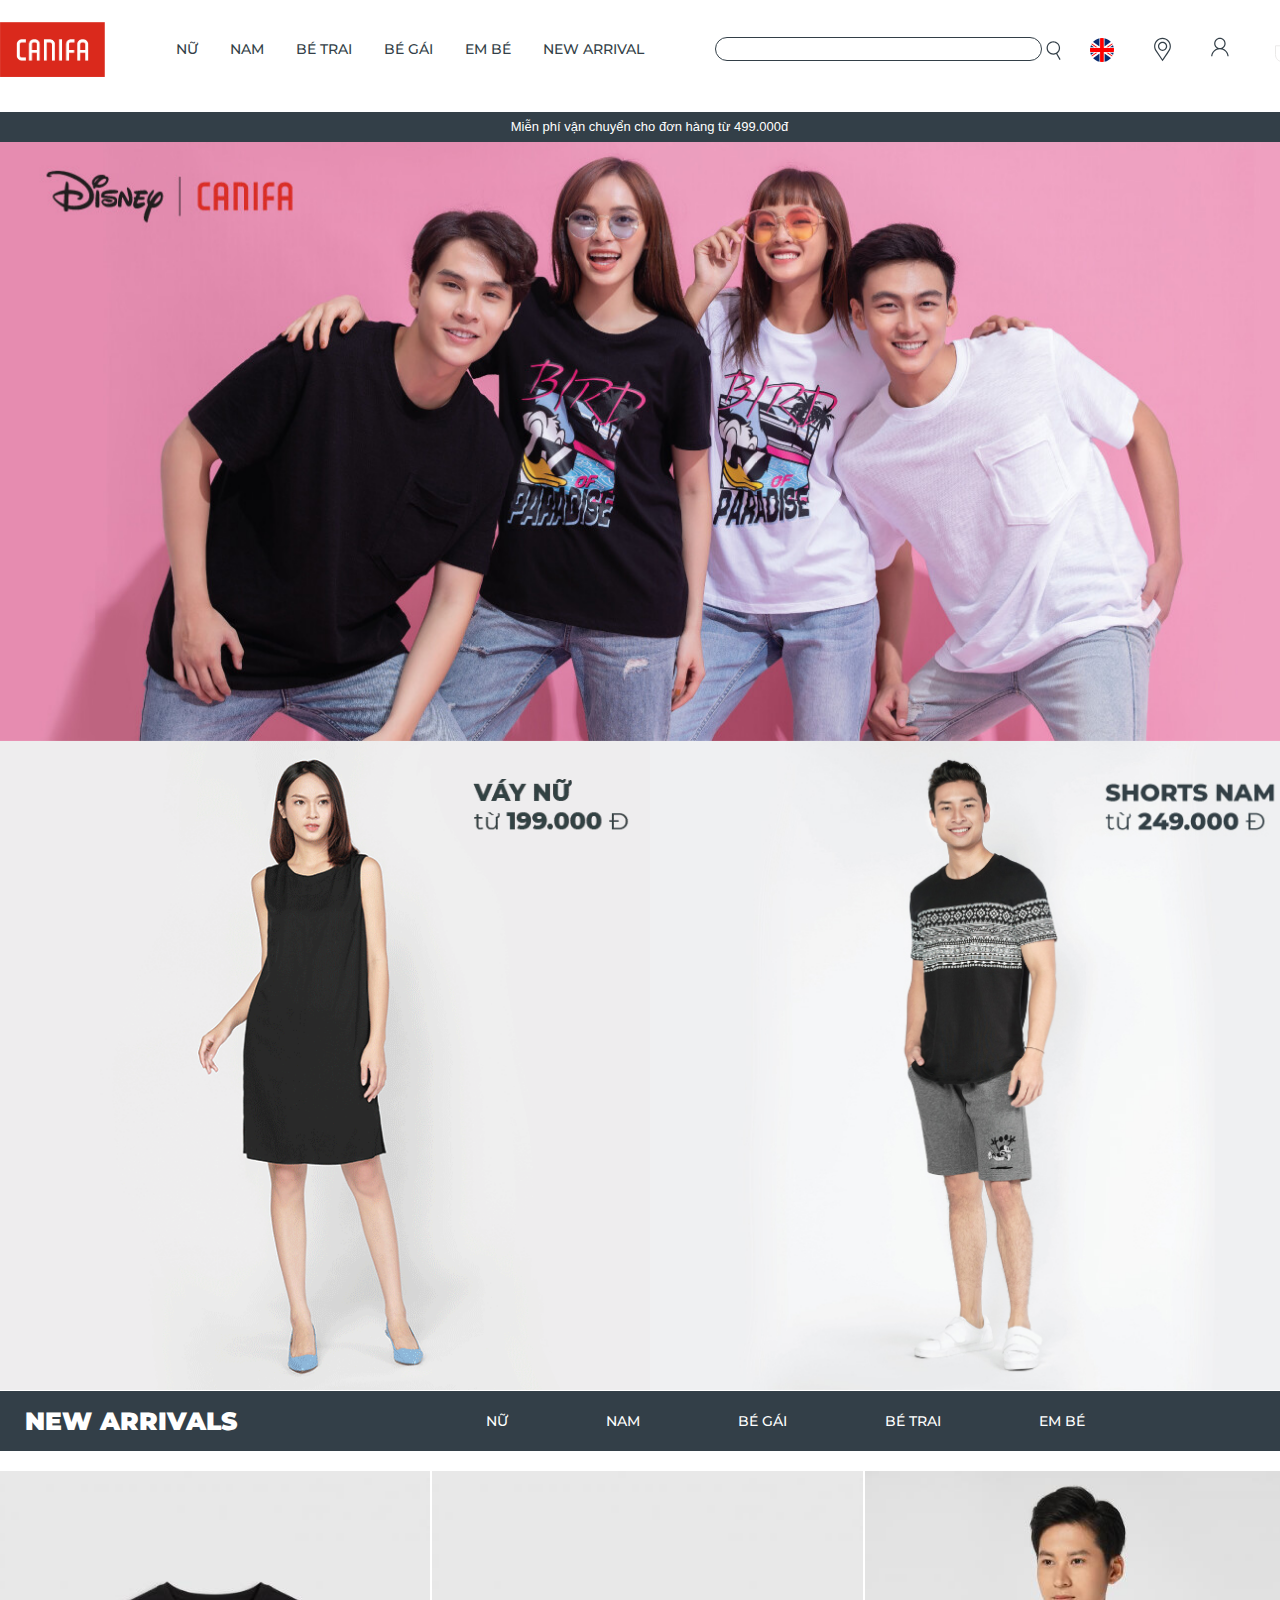
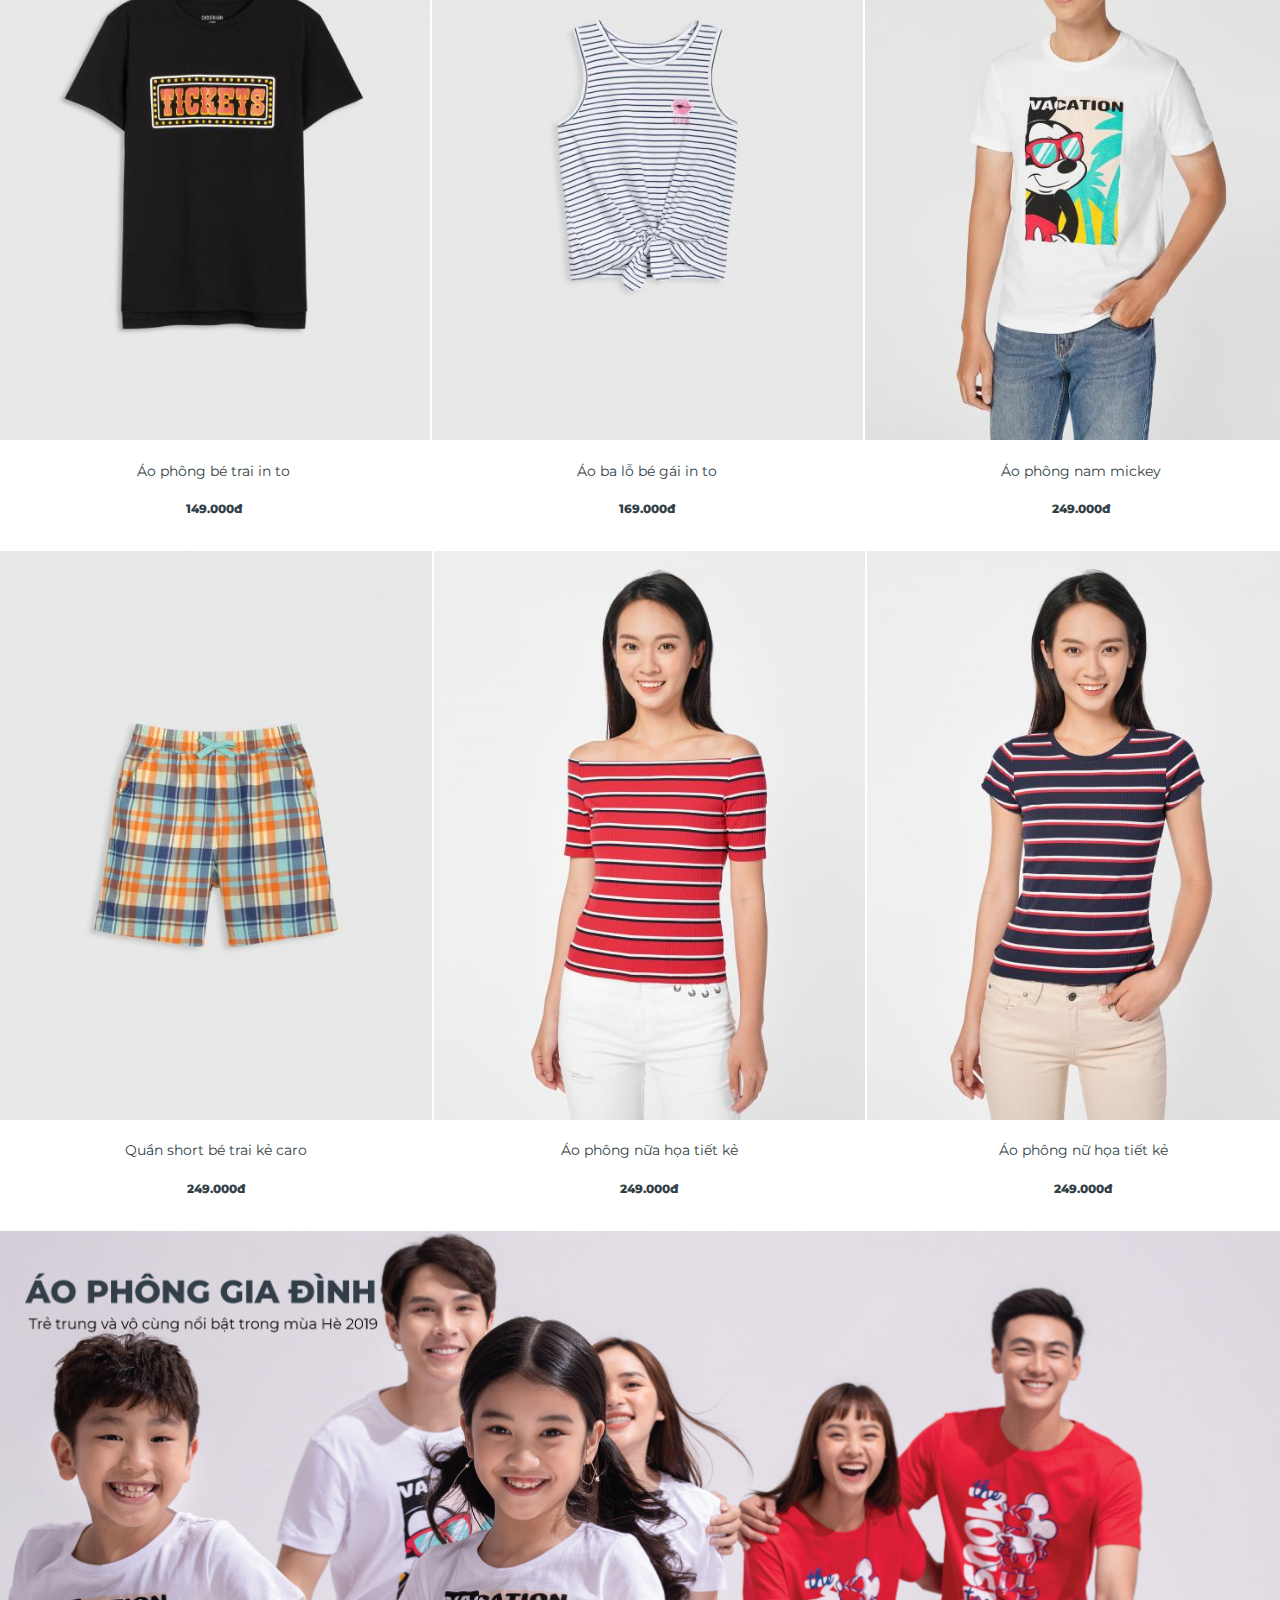
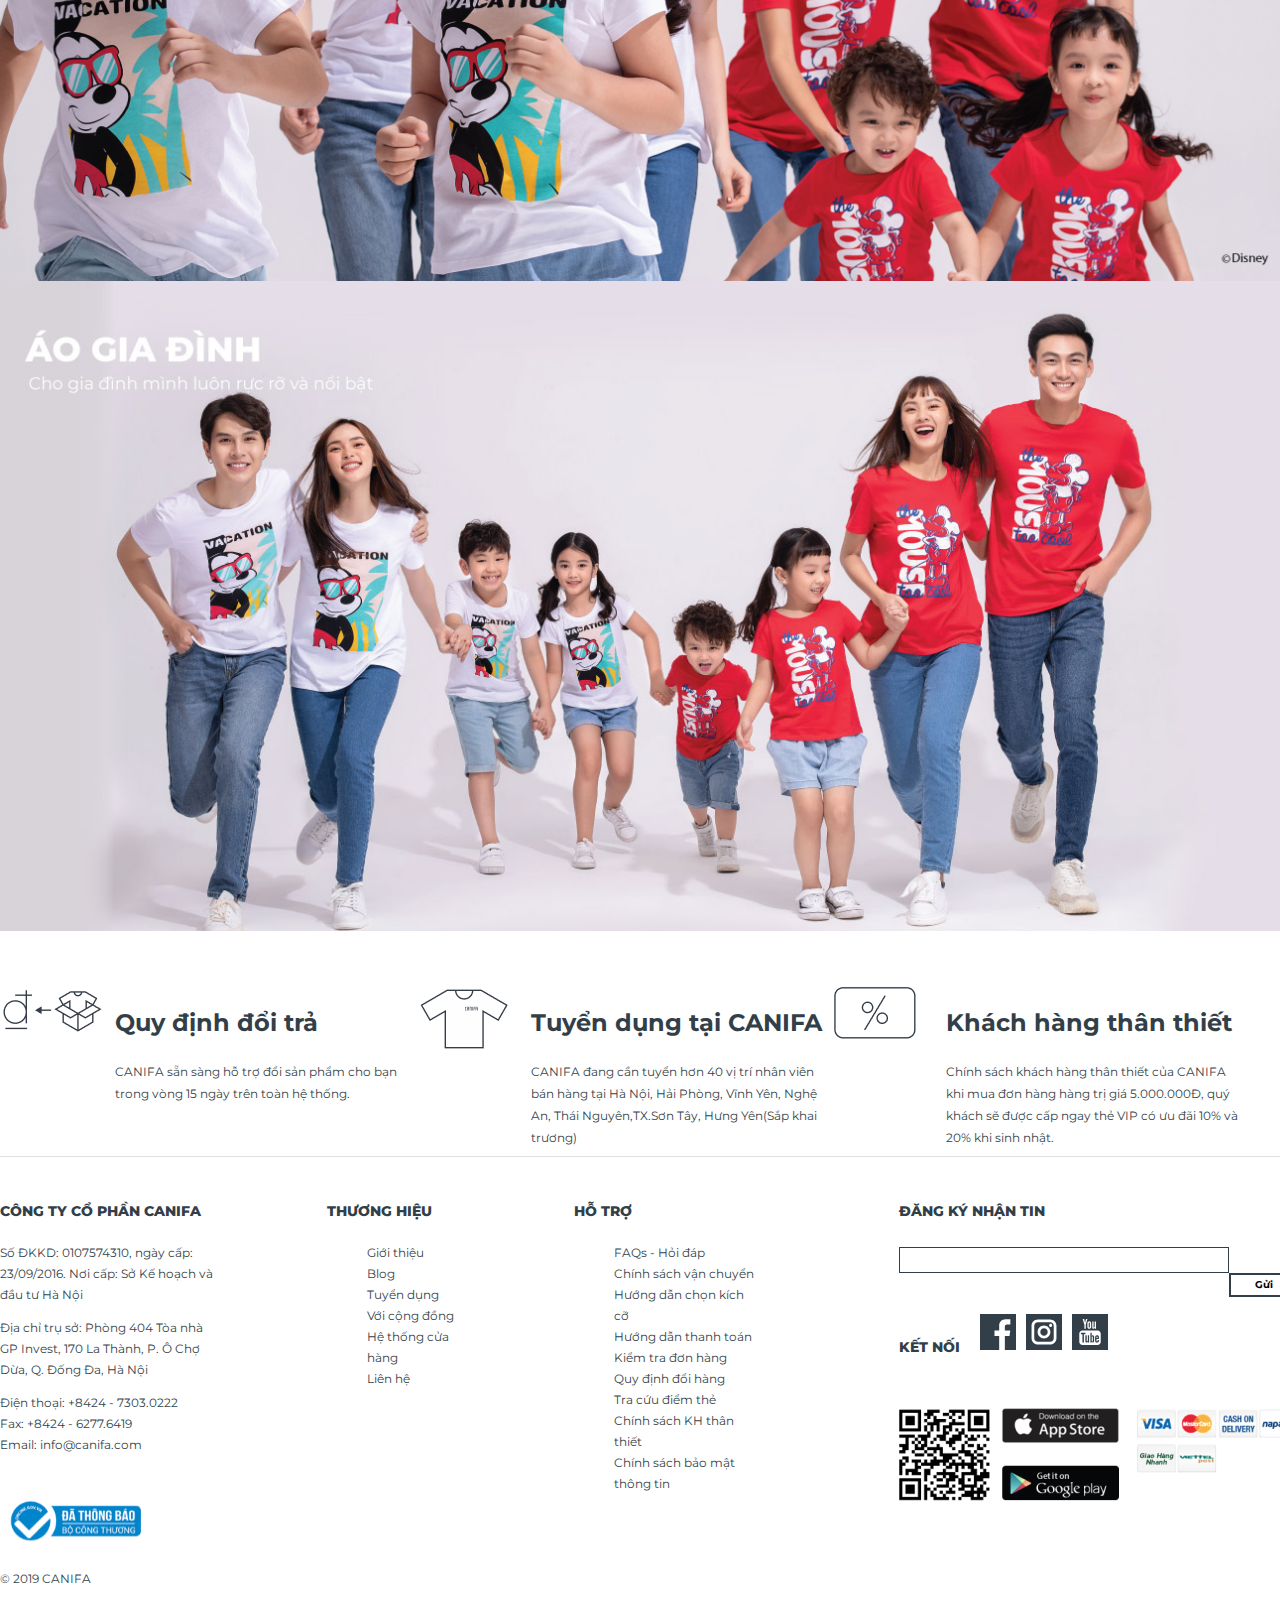
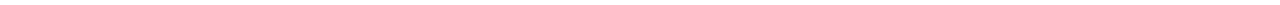
<file: index.html>
<!DOCTYPE html>
<html>
<head>
	<title>CANIFA - Fashion for All</title>
	<meta charset="utf-8">
	<meta name="viewport" content="width=device-width, initial-scale=1.0">
	<link rel="stylesheet" href="https://use.fontawesome.com/releases/v5.8.1/css/all.css">
	<link href="https://fonts.googleapis.com/css?family=Montserrat:300,400,500,600i,700,800&display=swap" rel="stylesheet">
	<link rel="stylesheet" type="text/css" href="./css/style.css">
	<link rel="stylesheet" href="./css/resconsive.css">
	<!-- Owl Stylesheets -->
	<link rel="stylesheet" href="./css/owl.carousel.min.css">
	<link rel="stylesheet" href="./css/owl.theme.default.min.css">
</head>
<body>
	<div class="container">
		<div id="header" >
			<div class="header-content">
				<div class="menu-mobile">
					<div class="menu"><img src="./img/menu.svg"></div>
				</div>
				<div class="header-logo">
					<a href="#"><img src="./img/logo.png"></a>
				</div>
				<div class="header-menu">
					<ul>
						<li><a href="#">NỮ</a>
							<div class="dropdown-menu">
								<div class="dropdown-menu-content">
									<div class="dropdown-menu-content-left">
										<div class="dropdown-menu-content-left-colum1">
											<div class="dropdown-menu-content-left-title">HẰNG NGÀY</div>
											<ul>
												<li><a href="canifaao.html">Áo phông</a></li>
												<li><a href="#">Áo polo</a></li>
												<li><a href="#">Áo sơ mi</a></li>
												<li><a href="#">Váy liền</a></li>
												<li><a href="#">Chân váy</a></li>
												<li><a href="#">Quần jeans</a></li>
												<li><a href="#">Quần vải</a></li>
												<li><a href="#">Quần khaki</a></li>
												<li><a href="#">Quần short</a></li>
											</ul>
										</div>
										<div class="dropdown-menu-content-left-colum2">
											<div class="dropdown-menu-content-left-title">LUYỆN TẬP</div>
											<ul>
												<li><a href="#">Áo phông active</a></li>
												<li><a href="#">Quần active</a></li>
											</ul>
										</div>
										<div class="dropdown-menu-content-left-colum3">
											<div class="dropdown-menu-content-left-title">MẶC NHÀ</div>
											<ul>
												<li><a href="#">Áo mặc nhà</a></li>
												<li><a href="#">Quần mặc nhà</a></li>
												<li><a href="#">Áo ba lỗ mặc nhà</a></li>
												<li><a href="#">Bộ mặc nhà</a></li>
												<li><a href="#">Quần chip</a></li>
											</ul>
										</div>
										<div class="dropdown-menu-content-left-colum4">
											<div class="dropdown-menu-content-left-title">PHỤ KIỆN</div>
											<ul>
												<li><a href="#">Tất</a></li>
												<li><a href="#">Thắt lưng</a></li>
												<li><a href="#">Chân nỉ văn phòng</a></li>
												<li><a href="#">Phụ kiện khác</a></li>
											</ul>
										</div>
										<div class="dropdown-menu-content-left-colum5">
											<div class="dropdown-menu-content-left-title">SẢN PHẨM ĐẶC BIỆT</div>
											<ul>
												<li><a href="#">Chống nắng</a></li>
												<li><a href="#">Len lông dê Cashmere</a></li>
												<li><a href="#">Len lông cừu Úc</a></li>
												<li><a href="#">SP đạt chứng chỉ an toàn</a></li>
											</ul>
										</div>
										<div class="dropdown-menu-content-left-colum6">
											<div class="dropdown-menu-content-left-title">BỘ SƯU TẬP</div>
											<ul>
												<li><a href="#">Street Vibes</a></li>
												<li><a href="#">Work & Play</a></li>
												<li><a href="#">Outer wear</a></li>
												<li><a href="#">Spoty Look</a></li>
												<li><a href="#">Active in stylet</a></li>
											</ul>
										</div>
									</div>
									<div class="dropdown-menu-content-img"><a href="#"><img src="./img/nu.jpg"></a></div>
								</div>
							</div>
						</li>
						<li><a href="#">NAM</a>
							<div class="dropdown-menu">
								<div class="dropdown-menu-content">
									<div class="dropdown-menu-content-left">
										<div class="dropdown-menu-content-left-colum1">
											<div class="dropdown-menu-content-left-title">HẰNG NGÀY</div>
											<ul>
												<li><a href="#">Áo phông</a></li>
												<li><a href="#">Áo polo</a></li>
												<li><a href="#">Áo sơ mi</a></li>
												<li><a href="#">Váy liền</a></li>
												<li><a href="#">Chân váy</a></li>
												<li><a href="#">Quần jeans</a></li>
												<li><a href="#">Quần vải</a></li>
												<li><a href="#">Quần khaki</a></li>
												<li><a href="#">Quần short</a></li>
											</ul>
										</div>
										<div class="dropdown-menu-content-left-colum2">
											<div class="dropdown-menu-content-left-title">LUYỆN TẬP</div>
											<ul>
												<li><a href="#">Áo phông active</a></li>
												<li><a href="#">Quần active</a></li>
											</ul>
										</div>
										<div class="dropdown-menu-content-left-colum3">
											<div class="dropdown-menu-content-left-title">MẶC NHÀ</div>
											<ul>
												<li><a href="#">Áo mặc nhà</a></li>
												<li><a href="#">Quần mặc nhà</a></li>
												<li><a href="#">Áo ba lỗ mặc nhà</a></li>
												<li><a href="#">Bộ mặc nhà</a></li>
												<li><a href="#">Quần chip</a></li>
											</ul>
										</div>
										<div class="dropdown-menu-content-left-colum4">
											<div class="dropdown-menu-content-left-title">PHỤ KIỆN</div>
											<ul>
												<li><a href="#">Tất</a></li>
												<li><a href="#">Thắt lưng</a></li>
												<li><a href="#">Chân nỉ văn phòng</a></li>
												<li><a href="#">Phụ kiện khác</a></li>
											</ul>
										</div>
										<div class="dropdown-menu-content-left-colum5">
											<div class="dropdown-menu-content-left-title">SẢN PHẨM ĐẶC BIỆT</div>
											<ul>
												<li><a href="#">Chống nắng</a></li>
												<li><a href="#">SP đạt chứng chỉ an toàn</a></li>
												<li><a href="#">Thoát ẩm vượt trội</a></li>
											</ul>
										</div>
										<div class="dropdown-menu-content-left-colum6">
											<div class="dropdown-menu-content-left-title">BỘ SƯU TẬP</div>
											<ul>
												<li><a href="#">Street Vibes</a></li>
												<li><a href="#">Work & Play</a></li>
												<li><a href="#">Outer wear</a></li>
												<li><a href="#">Spoty Look</a></li>
												<li><a href="#">Active in stylet</a></li>
											</ul>
										</div>
									</div>
									<div class="dropdown-menu-content-img"><a href="#"><img src="./img/nam.jpg"></a></div>
								</div>
							</div>
						</li>
						<li><a href="#">BÉ TRAI</a>
							<div class="dropdown-menu">
								<div class="dropdown-menu-content">
									<div class="dropdown-menu-content-left">
										<div class="dropdown-menu-content-left-colum1">
											<div class="dropdown-menu-content-left-title">HẰNG NGÀY</div>
											<ul>
												<li><a href="#">Áo phông</a></li>
												<li><a href="#">Áo polo</a></li>
												<li><a href="#">Áo sơ mi</a></li>
												<li><a href="#">Váy liền</a></li>
												<li><a href="#">Chân váy</a></li>
												<li><a href="#">Quần jeans</a></li>
												<li><a href="#">Quần vải</a></li>
												<li><a href="#">Quần khaki</a></li>
												<li><a href="#">Quần short</a></li>
											</ul>
										</div>
										<div class="dropdown-menu-content-left-colum2">
											<div class="dropdown-menu-content-left-title">LUYỆN TẬP</div>
											<ul>
												<li><a href="#">Áo phông active</a></li>
												<li><a href="#">Quần active</a></li>
											</ul>
										</div>
										<div class="dropdown-menu-content-left-colum3">
											<div class="dropdown-menu-content-left-title">MẶC NHÀ</div>
											<ul>
												<li><a href="#">Áo mặc nhà</a></li>
												<li><a href="#">Quần mặc nhà</a></li>
												<li><a href="#">Áo ba lỗ mặc nhà</a></li>
												<li><a href="#">Bộ mặc nhà</a></li>
												<li><a href="#">Quần chip</a></li>
											</ul>
										</div>
										<div class="dropdown-menu-content-left-colum4">
											<div class="dropdown-menu-content-left-title">PHỤ KIỆN</div>
											<ul>
												<li><a href="#">Tất</a></li>
												<li><a href="#">Thắt lưng</a></li>
												<li><a href="#">Chân nỉ văn phòng</a></li>
												<li><a href="#">Phụ kiện khác</a></li>
											</ul>
										</div>
										<div class="dropdown-menu-content-left-colum5">
											<div class="dropdown-menu-content-left-title">SẢN PHẨM ĐẶC BIỆT</div>
											<ul>
												<li><a href="#">Chống nắng</a></li>
												<li><a href="#">SP đạt chứng chỉ an toàn</a></li>
											</ul>
										</div>
										<div class="dropdown-menu-content-left-colum6">
											<div class="dropdown-menu-content-left-title">BỘ SƯU TẬP</div>
											<ul>
												<li><a href="#">Street Vibes</a></li>
												<li><a href="#">Work & Play</a></li>
												<li><a href="#">Outer wear</a></li>
												<li><a href="#">Spoty Look</a></li>
												<li><a href="#">Active in stylet</a></li>
											</ul>
										</div>
									</div>
									<div class="dropdown-menu-content-img"><a href="#"><img src="./img/betrai.jpg"></a></div>
								</div>
							</div>
						</li>
						<li><a href="#">BÉ GÁI</a>
							<div class="dropdown-menu">
								<div class="dropdown-menu-content">
									<div class="dropdown-menu-content-left">
										<div class="dropdown-menu-content-left-colum1">
											<div class="dropdown-menu-content-left-title">HẰNG NGÀY</div>
											<ul>
												<li><a href="#">Áo phông</a></li>
												<li><a href="#">Áo polo</a></li>
												<li><a href="#">Áo sơ mi</a></li>
												<li><a href="#">Váy liền</a></li>
												<li><a href="#">Chân váy</a></li>
												<li><a href="#">Quần jeans</a></li>
												<li><a href="#">Quần vải</a></li>
												<li><a href="#">Quần khaki</a></li>
												<li><a href="#">Quần short</a></li>
											</ul>
										</div>
										<div class="dropdown-menu-content-left-colum2">
											<div class="dropdown-menu-content-left-title">LUYỆN TẬP</div>
											<ul>
												<li><a href="#">Áo phông active</a></li>
												<li><a href="#">Quần active</a></li>
											</ul>
										</div>
										<div class="dropdown-menu-content-left-colum3">
											<div class="dropdown-menu-content-left-title">MẶC NHÀ</div>
											<ul>
												<li><a href="#">Áo mặc nhà</a></li>
												<li><a href="#">Quần mặc nhà</a></li>
												<li><a href="#">Áo ba lỗ mặc nhà</a></li>
												<li><a href="#">Bộ mặc nhà</a></li>
												<li><a href="#">Quần chip</a></li>
											</ul>
										</div>
										<div class="dropdown-menu-content-left-colum4">
											<div class="dropdown-menu-content-left-title">PHỤ KIỆN</div>
											<ul>
												<li><a href="#">Tất</a></li>
												<li><a href="#">Thắt lưng</a></li>
												<li><a href="#">Chân nỉ văn phòng</a></li>
												<li><a href="#">Phụ kiện khác</a></li>
											</ul>
										</div>
										<div class="dropdown-menu-content-left-colum5">
											<div class="dropdown-menu-content-left-title">SẢN PHẨM ĐẶC BIỆT</div>
											<ul>
												<li><a href="#">Chống nắng</a></li>
												<li><a href="#">SP đạt chứng chỉ an toàn</a></li>
											</ul>
										</div>
										<div class="dropdown-menu-content-left-colum6">
											<div class="dropdown-menu-content-left-title">BỘ SƯU TẬP</div>
											<ul>
												<li><a href="#">Street Vibes</a></li>
												<li><a href="#">Work & Play</a></li>
												<li><a href="#">Outer wear</a></li>
												<li><a href="#">Spoty Look</a></li>
												<li><a href="#">Active in stylet</a></li>
											</ul>
										</div>
									</div>
									<div class="dropdown-menu-content-img"><a href="#"><img src="./img/begai.jpg"></a></div>
								</div>
							</div>
						</li>
						<li><a href="#">EM BÉ</a>
							<div class="dropdown-menu">
								<div class="dropdown-menu-content">
									<div class="dropdown-menu-content-left" style="border: none;">
										<div class="dropdown-menu-content-left-baby" style="float: left; width: 46%">
											<div class="dropdown-menu-content-left-title" style="margin-bottom: 15px;">BÉ TRAI</div>
											<div class="dropdown-menu-content-left-colum1">
												<div class="dropdown-menu-content-left-title">HẰNG NGÀY</div>
												<ul>
													<li><a href="#">Áo phông</a></li>
													<li><a href="#">Áo polo</a></li>
													<li><a href="#">Áo sơ mi</a></li>
													<li><a href="#">Váy liền</a></li>
													<li><a href="#">Chân váy</a></li>
													<li><a href="#">Quần jeans</a></li>
													<li><a href="#">Quần vải</a></li>
													<li><a href="#">Quần khaki</a></li>
													<li><a href="#">Quần short</a></li>
												</ul>
											</div>
											<div class="dropdown-menu-content-left-colum2">
												<div class="dropdown-menu-content-left-title">LUYỆN TẬP</div>
												<ul>
													<li><a href="#">Áo phông active</a></li>
													<li><a href="#">Quần active</a></li>
												</ul>
											</div>
											<div class="dropdown-menu-content-left-colum3">
												<div class="dropdown-menu-content-left-title">MẶC NHÀ</div>
												<ul>
													<li><a href="#">Áo mặc nhà</a></li>
													<li><a href="#">Quần mặc nhà</a></li>
													<li><a href="#">Áo ba lỗ mặc nhà</a></li>
													<li><a href="#">Bộ mặc nhà</a></li>
													<li><a href="#">Quần chip</a></li>
												</ul>
											</div>
										</div>
										<div class="dropdown-menu-content-left-baby" style="float: right; width: 52%">
											<div class="dropdown-menu-content-left-title" style="margin-bottom: 15px;">BÉ GÁI</div>
											<div class="dropdown-menu-content-left-colum4">
												<div class="dropdown-menu-content-left-title">PHỤ KIỆN</div>
												<ul>
													<li><a href="#">Tất</a></li>
													<li><a href="#">Thắt lưng</a></li>
													<li><a href="#">Chân nỉ văn phòng</a></li>
													<li><a href="#">Phụ kiện khác</a></li>
												</ul>
											</div>
											<div class="dropdown-menu-content-left-colum5">
												<div class="dropdown-menu-content-left-title">SẢN PHẨM ĐẶC BIỆT</div>
												<ul>
													<li><a href="#">Chống nắng</a></li>
													<li><a href="#">SP đạt chứng chỉ an toàn</a></li>
												</ul>
											</div>
											<div class="dropdown-menu-content-left-colum6">
												<div class="dropdown-menu-content-left-title">BỘ SƯU TẬP</div>
												<ul>
													<li><a href="#">Street Vibes</a></li>
													<li><a href="#">Work & Play</a></li>
													<li><a href="#">Outer wear</a></li>
													<li><a href="#">Spoty Look</a></li>
													<li><a href="#">Active in stylet</a></li>
												</ul>
											</div>
										</div>
									</div>
									<div class="dropdown-menu-content-img"><a href="#"><img src="./img/embe.jpg"></a></div>
								</div>
							</div>
						</li>
						<li><a>NEW ARRIVAL</a>
							<div class="dropdown-menu">
								<div class="dropdown-menu-content">
									<div class="dropdown-menu-content-left" style="border: none; line-height: 21px;">
										<div class="dropdown-menu-content-left-colum1">
											<div class="dropdown-menu-content-left-title"><a href="#">Nam</a></div>
											<div class="dropdown-menu-content-left-title"><a href="#">Nữ</a></div>
											<div class="dropdown-menu-content-left-title"><a href="#">Bé trai</a></div>
											<div class="dropdown-menu-content-left-title"><a href="#">Bé gái</a></div>
											<div class="dropdown-menu-content-left-title"><a href="#">Em bé trai</a></div>
											<div class="dropdown-menu-content-left-title"><a href="#">Em bé gái</a></div>
										</div>
									</div>
								</div>
							</div>
						</li>
					</ul>
				</div>
				<div class="header-search">
					<input type="text" name="" >
					<div class="button"><a href="#"><img src="./img/h-search.svg"></a></div>
				</div>
				<div class="header-language">
					<a href="#"><img src="./img/en.svg"></a>
				</div>
				<div class="header-location">
					<a href="#"><img src="./img/h-location.svg"></a>
				</div>
				<div class="header-user">
					<a href="#"><img src="./img/h-account.svg"></a>
				</div>
				<div class="header-minicart">
					<a href="#"><img src="./img/h-minicart.svg"></a>
				</div>
			</div>	
		</div>
		<div class="content">
			<div class="ticker-container">
				<ul class="slide-ticker">
					<li>Miễn phí vận chuyển cho đơn hàng từ 499.000đ</li>
					<li>Áo sơ mi nam trẻ trung <a href="#">Mua ngay</a></li>
				</ul>
			</div>
			<div class="banner">
				<div class="home-slider1 owl-carousel owl-theme">
					<div class="item"><img src="./img/banner.jpg"></div>
					<div class="item"><img src="./img/banner2.jpg"></div>
				</div>
			</div>
			<div class="block-home-banner">
				<div class="block-home-banner-left">
					<a href="#"><img src="./img/banner-subcate1.gif"></a>
				</div>
				<div class="block-home-banner-right">
					<a href="#"><img src="./img/banner-subcate2.jpg"></a>
				</div>
			</div>
			<div class="new-arrival">
				<div class="new-arrival-title">
					<h3>NEW ARRIVALS</h3>
					<ul>
						<li><a href="#">NỮ</a></li>
						<li><a href="#">NAM</a></li>
						<li><a href="#">BÉ GÁI</a></li>
						<li><a href="#">BÉ TRAI</a></li>
						<li><a href="#">EM BÉ</a></li>
					</ul>
				</div>
				<div class="new-arrival-content">
					<div class="product-item">
						<div class="product-image">
							<a href="#"><img src="./img/ao1.jpg"></a>
						</div>
						<div class="product-info">
							<div class="product-title"><h4><a href="#">Áo phông bé trai in to</a></h4></div>
							<div class="product-price">149.000đ</div>
						</div>
					</div>
					<div class="product-item">
						<div class="product-image">
							<a href="#"><img src="./img/ao2.jpg"></a>
						</div>
						<div class="product-info">
							<div class="product-title"><h4><a href="#">Áo ba lỗ bé gái in to</a></h4></div>
							<div class="product-price">169.000đ</div>
						</div>
					</div>
					<div class="product-item">
						<div class="product-image">
							<a href="#"><img src="./img/ao3.jpg"></a>
						</div>
						<div class="product-info">
							<div class="product-title"><h4><a href="#">Áo phông nam mickey</a></h4></div>
							<div class="product-price">249.000đ</div>
						</div>
					</div>
					<div class="product-item">
						<div class="product-image">
							<a href="#"><img src="./img/ao4.jpg"></a>
						</div>
						<div class="product-info">
							<div class="product-title"><h4><a href="#">Quần short bé trai kẻ caro</a></h4></div>
							<div class="product-price">249.000đ</div>
						</div>
					</div>
					<div class="product-item">
						<div class="product-image">
							<a href="#"><img src="./img/ao5.jpg"></a>
						</div>
						<div class="product-info">
							<div class="product-title"><h4><a href="#">Áo phông nữa họa tiết kẻ</a></h4></div>
							<div class="product-price">249.000đ</div>
						</div>
					</div>
					<div class="product-item">
						<div class="product-image">
							<a href="#"><img src="./img/ao6.jpg"></a>
						</div>
						<div class="product-info">
							<div class="product-title"><h4><a href="#">Áo phông nữ họa tiết kẻ</a></h4></div>
							<div class="product-price">249.000đ</div>
						</div>
					</div>
				</div>
			</div>
			<div class="block-home-banner">
				<a href="#"><img src="./img/website-subcate-3.jpg"></a>
			</div>
			<div class="block-home-banner">
				<a href="#"><img src="./img/desktop.jpg"></a>
			</div>
			<div class="block-service">
				<div class="post-service">
					<div class="post-image"><a href="#"><img src="./img/service1.png"></a></div>
					<div class="post-info">
						<div class="title"><h3><a href="#">Quy định đổi trả</a></h3></div>
						<p>CANIFA sẵn sàng hỗ trợ đổi sản phẩm cho bạn trong vòng 15 ngày trên toàn hệ thống.</p>
					</div>
				</div>
				<div class="post-service">
					<div class="post-image"><a href="#"><img src="./img/service2.png"></a></div>
					<div class="post-info">
						<div class="title"><h3><a href="#">Tuyển dụng tại CANIFA</a></h3></div>
						<p>CANIFA đang cần tuyển hơn 40 vị trí nhân viên bán hàng tại Hà Nội, Hải Phòng, Vĩnh Yên, Nghệ An, Thái Nguyên,TX.Sơn Tây, Hưng Yên(Sắp khai trương)
						</p>
					</div>
				</div>
				<div class="post-service">
					<div class="post-image"><a href="#"><img src="./img/service3.png"></a></div>
					<div class="post-info">
						<div class="title"><h3><a href="#">Khách hàng thân thiết</a></h3></div>
						<p>Chính sách khách hàng thân thiết của CANIFA khi mua đơn hàng hàng trị giá 5.000.000Đ, quý khách sẽ được cấp ngay thẻ VIP có ưu đãi 10% và 20% khi sinh nhật.</p>
					</div>
				</div>
			</div>	
		</div>
		<div class="footer">
			<div class="footer-column footer-column1">
				<div class="footer-title"><h3>CÔNG TY CỔ PHẦN CANIFA</h3></div>
				<div class="footer-info">
					<p>Số ĐKKD: 0107574310, ngày cấp: 23/09/2016. Nơi cấp: Sở Kế hoạch và đầu tư Hà Nội</p>
					<p>Địa chỉ trụ sở: Phòng 404 Tòa nhà GP Invest, 170 La Thành, P. Ô Chợ Dừa, Q. Đống Đa, Hà Nội</p>
					<p>Điện thoại: +8424 - 7303.0222 <br>
						Fax: +8424 - 6277.6419 <br>
						Email: info@canifa.com
					</p>
				</div>
				<div class="img-dang-ky"><img src="./img/img-dang-ky.svg"></div>
				<div class="CANIFA">© 2019 CANIFA</div>
			</div>
			<div class="footer-column footer-column2">
				<div class="footer-title"><h3>THƯƠNG HIỆU</h3></div>
				<ul>
					<li><a href="#">Giới thiệu</a></li>
					<li><a href="#">Blog</a></li>
					<li><a href="#">Tuyển dụng</a></li>
					<li><a href="#">Với cộng đồng</a></li>
					<li><a href="#">Hệ thống cửa hàng</a></li>
					<li><a href="#">Liên hệ</a></li>
				</ul>
			</div>
			<div class="footer-column footer-column3">
				<div class="footer-title"><h3>HỖ TRỢ</h3></div>
				<ul>
					<li><a href="#">FAQs - Hỏi đáp</a></li>
					<li><a href="#">Chính sách vận chuyển</a></li>
					<li><a href="#">Hướng dẫn chọn kích cỡ</a></li>
					<li><a href="#">Hướng dẫn thanh toán</a></li>
					<li><a href="#">Kiểm tra đơn hàng</a></li>
					<li><a href="#">Quy định đổi hàng</a></li>
					<li><a href="#">Tra cứu điểm thẻ</a></li>
					<li><a href="#">Chính sách KH thân thiết</a></li>
					<li><a href="#">Chính sách bảo mật thông tin</a></li>
				</ul>
			</div>
			<div class="footer-column footer-column4">
				<div class="footer-title"><h3>ĐĂNG KÝ NHẬN TIN</h3></div>
				<div class="block-subscribe">
					<input type="text" name="" class="text">
					<input type="submit" name="" value="Gửi" class="button">
				</div>
				<div class="connect">
					<h3>KẾT NỐI</h3>
					<a href="#"><img src="./img/facebook-icon.svg"></a>
					<a href="#"><img src="./img/instagram-icon.svg"></a>
					<a href="#"><img src="./img/youtube-icon.svg"></a>
				</div>
				<div class="footer-logo">
					<div class="img-barcode"><img src="./img/img-barcode.png"></div>
					<div class="img-app">
						<a href="#"><img src="./img/img-app1.png"></a>
						<a href="#"><img src="./img/img-app2.png"></a>
					</div>
					<div class="img-payment-method"><img src="./img/img-payment-method.png"></div>
				</div>
			</div>
		</div>
		<div class="footer-mobile">
			<div class="title"><h3><a href="#">QUY ĐỊNH ĐỔI HÀNG</a></h3></div>
			<div class="title"><h3><a href="#">TUYỂN DỤNG TẠI CANIFA</a></h3></div>
			<div class="title"><h3><a href="#">CHÍNH SÁCH KH THÂN THIẾT</a></h3></div>
			<div class="mobile-title"><h3>KẾT NỐI</h3>
				<div class="connect-mini">
					<a href="#"><img src="./img/facebook-icon.svg"></a>
					<a href="#"><img src="./img/instagram-icon.svg"></a>
					<a href="#"><img src="./img/youtube-icon.svg"></a>
				</div>
			</div>
			<div class="CANIFA">© 2019 CANIFA</div>
		</div>
	</div>
	<!-- javascript -->
	<script src="./js/jquery.min.js"></script>
	<script src="./js/owl.carousel.min.js"></script>
	<script src="./js/ticker.js"></script>
	<script type="text/javascript">
		var owl = $('.home-slider1');
		owl.owlCarousel({
			items:1,
			loop:true,
			dots:false,
			margin:10,
			autoplay:true,
			autoplayTimeout:1000,
			autoplayHoverPause:true
		});
		$('.play').on('click',function(){
			owl.trigger('play.owl.autoplay',[1000])
		})
		$('.stop').on('click',function(){
			owl.trigger('stop.owl.autoplay')
		})


		var pos = $("#header").position();
		var pos = $(".dropdown-menu").position();
		$(window).scroll(function(){
			var posScroll = $(document).scrollTop();
			if(parseInt(posScroll) > parseInt(pos.top)){
				$("#header").addClass('fixed');
				$(".dropdown-menu").addClass('fixed-d');
			} else {
				$("#header").removeClass('fixed');
				$(".dropdown-menu").removeClass('fixed-d');
			}
		});

		$('.menu').click(function() {
			$('.header-menu').toggleClass('show-menu');
		});


		$('.slide-ticker').inewsticker({
			speed       : 2500,
			effect      : 'slide',
			dir         : 'ltr',
			font_size   : 13,
			color       : '#fff',
			font_family : 'arial',
			delay_after : 1000						
		});
	</script>
</body>
</html>
</file>
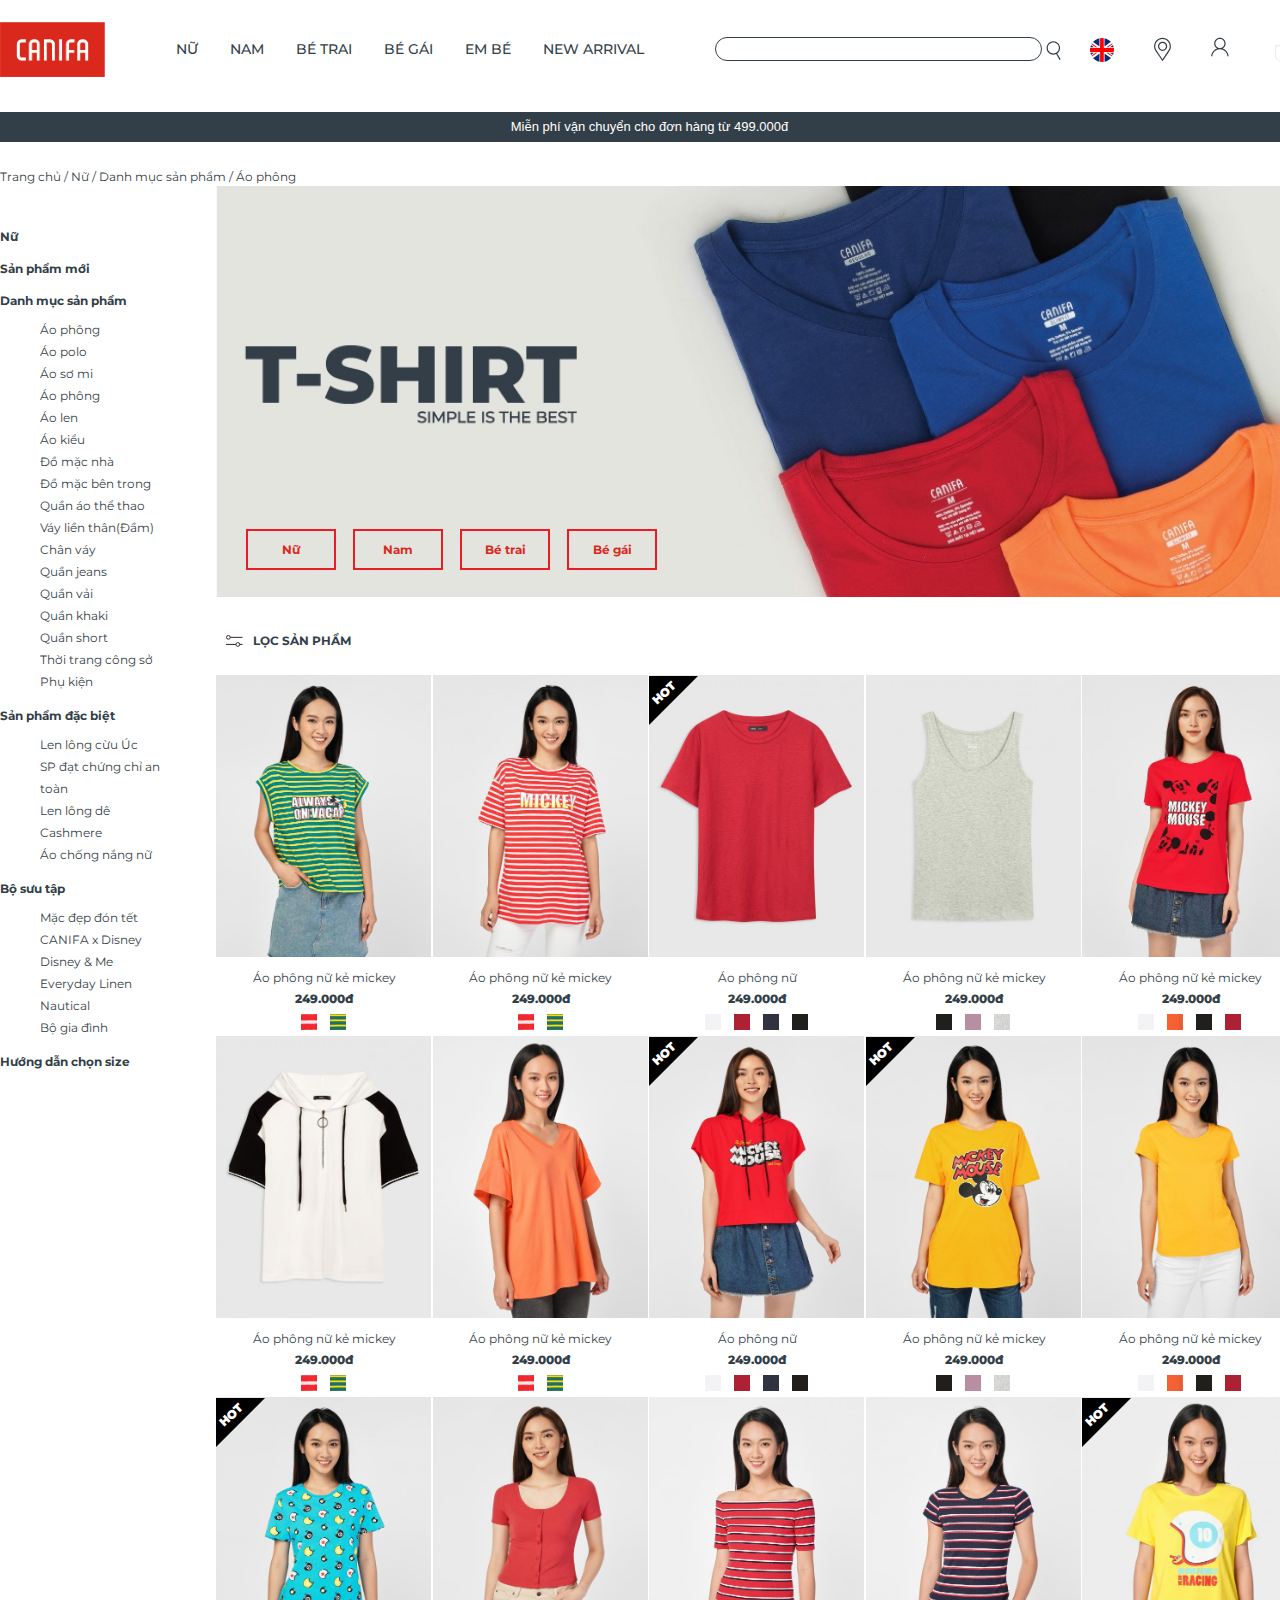
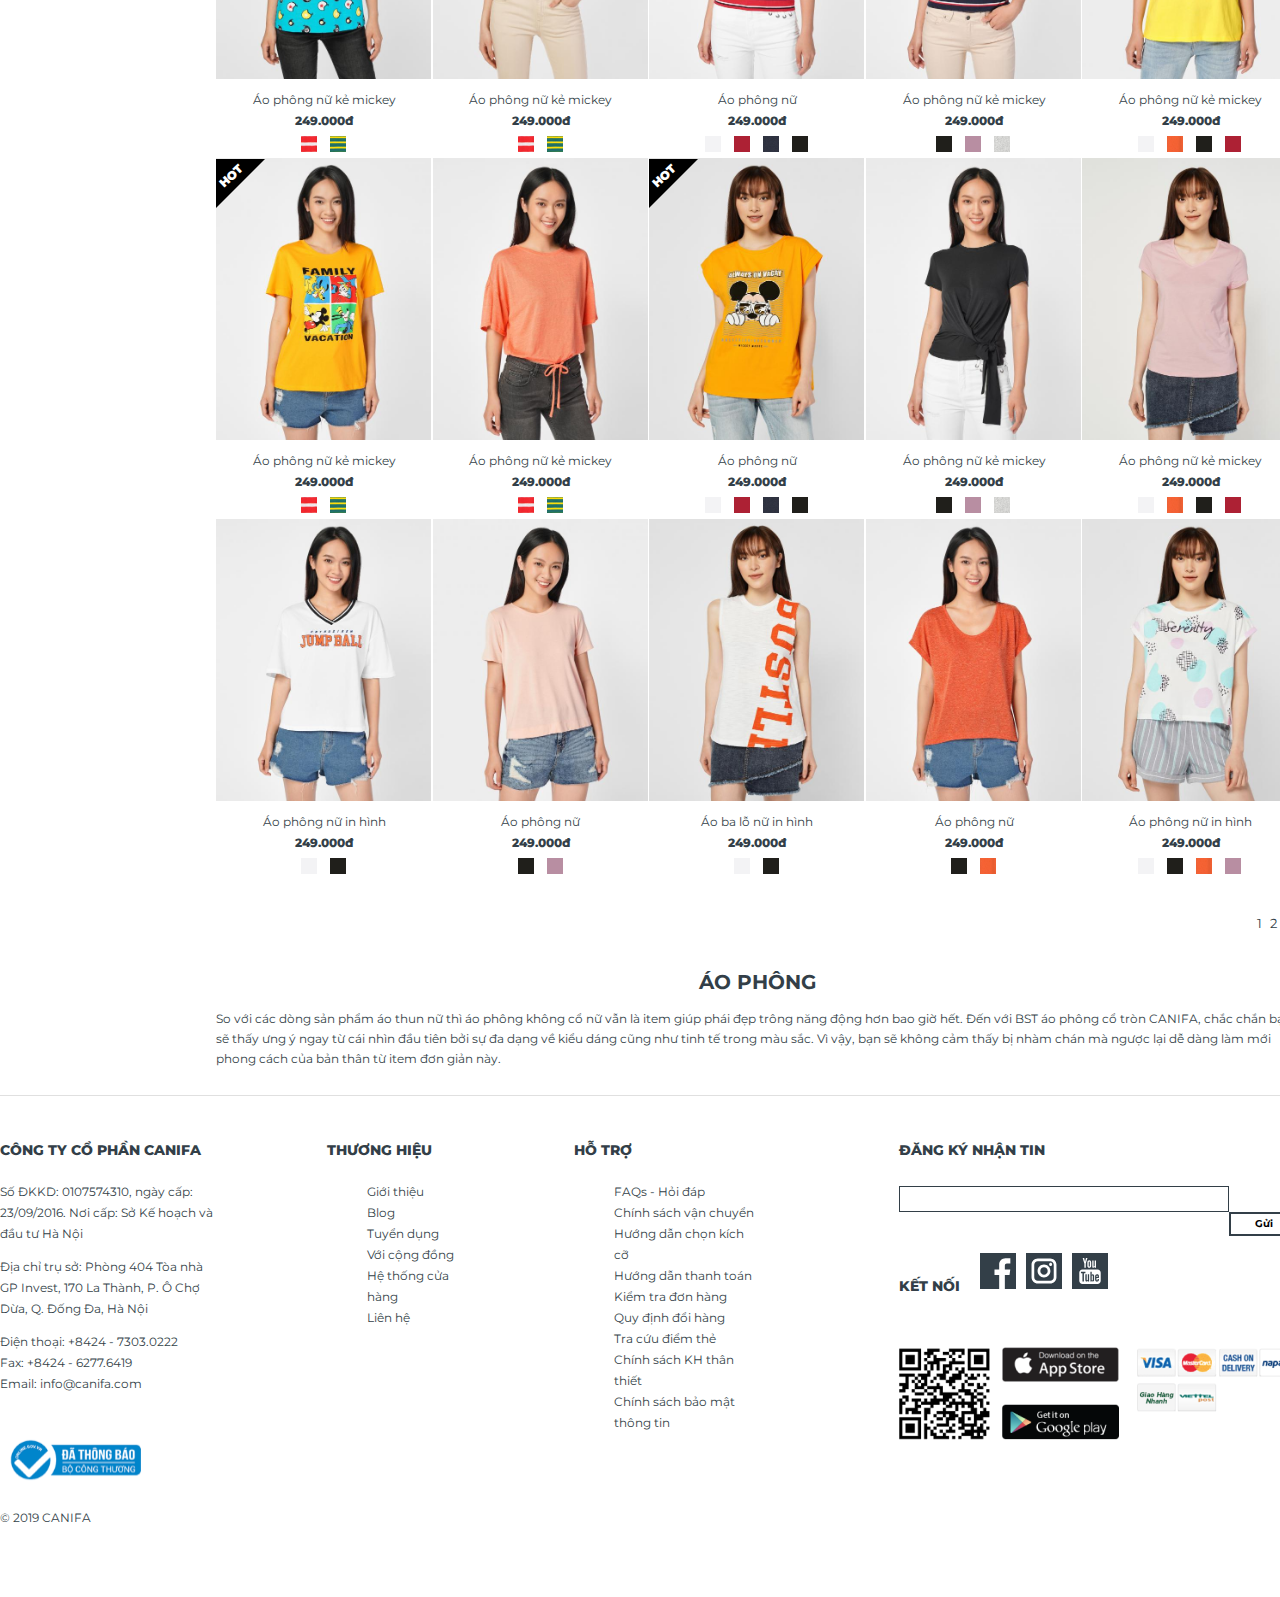
<file: category.html>
<!DOCTYPE html>
<html>
<head>
	<title>CANIFA - Fashion for All</title>
	<meta charset="utf-8">
	<meta name="viewport" content="width=device-width, initial-scale=1.0">
	<link rel="stylesheet" type="text/css" href="./css/stylelist.css">
	<link rel="stylesheet" href="./css/resconsive1.css">
	<link rel="stylesheet" href="https://use.fontawesome.com/releases/v5.8.1/css/all.css" integrity="sha384-50oBUHEmvpQ+1lW4y57PTFmhCaXp0ML5d60M1M7uH2+nqUivzIebhndOJK28anvf" crossorigin="anonymous">
	<link href="https://fonts.googleapis.com/css?family=Montserrat:300,400,500,600i,700,800&display=swap" rel="stylesheet">
	<!-- Owl Stylesheets -->
	<link rel="stylesheet" href="./css/owl.carousel.min.css">
	<link rel="stylesheet" href="./css/owl.theme.default.min.css">
</head>
<body>
	<div class="container">
		<div id="header" >
			<div class="header-content">
				<div class="menu-mobile">
					<div class="menu"><img src="./img/menu.svg"></div>
				</div>
				<div class="header-logo">
					<a href="#"><img src="./img/logo.png"></a>
				</div>
				<div class="header-menu">
					<ul>
						<li><a href="#">NỮ</a>
							<div class="dropdown-menu">
								<div class="dropdown-menu-content">
									<div class="dropdown-menu-content-left">
										<div class="dropdown-menu-content-left-colum1">
											<div class="dropdown-menu-content-left-title">HẰNG NGÀY</div>
											<ul>
												<li><a href="canifaao.html">Áo phông</a></li>
												<li><a href="#">Áo polo</a></li>
												<li><a href="#">Áo sơ mi</a></li>
												<li><a href="#">Váy liền</a></li>
												<li><a href="#">Chân váy</a></li>
												<li><a href="#">Quần jeans</a></li>
												<li><a href="#">Quần vải</a></li>
												<li><a href="#">Quần khaki</a></li>
												<li><a href="#">Quần short</a></li>
											</ul>
										</div>
										<div class="dropdown-menu-content-left-colum2">
											<div class="dropdown-menu-content-left-title">LUYỆN TẬP</div>
											<ul>
												<li><a href="#">Áo phông active</a></li>
												<li><a href="#">Quần active</a></li>
											</ul>
										</div>
										<div class="dropdown-menu-content-left-colum3">
											<div class="dropdown-menu-content-left-title">MẶC NHÀ</div>
											<ul>
												<li><a href="#">Áo mặc nhà</a></li>
												<li><a href="#">Quần mặc nhà</a></li>
												<li><a href="#">Áo ba lỗ mặc nhà</a></li>
												<li><a href="#">Bộ mặc nhà</a></li>
												<li><a href="#">Quần chip</a></li>
											</ul>
										</div>
										<div class="dropdown-menu-content-left-colum4">
											<div class="dropdown-menu-content-left-title">PHỤ KIỆN</div>
											<ul>
												<li><a href="#">Tất</a></li>
												<li><a href="#">Thắt lưng</a></li>
												<li><a href="#">Chân nỉ văn phòng</a></li>
												<li><a href="#">Phụ kiện khác</a></li>
											</ul>
										</div>
										<div class="dropdown-menu-content-left-colum5">
											<div class="dropdown-menu-content-left-title">SẢN PHẨM ĐẶC BIỆT</div>
											<ul>
												<li><a href="#">Chống nắng</a></li>
												<li><a href="#">Len lông dê Cashmere</a></li>
												<li><a href="#">Len lông cừu Úc</a></li>
												<li><a href="#">SP đạt chứng chỉ an toàn</a></li>
											</ul>
										</div>
										<div class="dropdown-menu-content-left-colum6">
											<div class="dropdown-menu-content-left-title">BỘ SƯU TẬP</div>
											<ul>
												<li><a href="#">Street Vibes</a></li>
												<li><a href="#">Work & Play</a></li>
												<li><a href="#">Outer wear</a></li>
												<li><a href="#">Spoty Look</a></li>
												<li><a href="#">Active in stylet</a></li>
											</ul>
										</div>
									</div>
									<div class="dropdown-menu-content-img"><a href="#"><img src="./img/nu.jpg"></a></div>
								</div>
							</div>
						</li>
						<li><a href="#">NAM</a>
							<div class="dropdown-menu">
								<div class="dropdown-menu-content">
									<div class="dropdown-menu-content-left">
										<div class="dropdown-menu-content-left-colum1">
											<div class="dropdown-menu-content-left-title">HẰNG NGÀY</div>
											<ul>
												<li><a href="#">Áo phông</a></li>
												<li><a href="#">Áo polo</a></li>
												<li><a href="#">Áo sơ mi</a></li>
												<li><a href="#">Váy liền</a></li>
												<li><a href="#">Chân váy</a></li>
												<li><a href="#">Quần jeans</a></li>
												<li><a href="#">Quần vải</a></li>
												<li><a href="#">Quần khaki</a></li>
												<li><a href="#">Quần short</a></li>
											</ul>
										</div>
										<div class="dropdown-menu-content-left-colum2">
											<div class="dropdown-menu-content-left-title">LUYỆN TẬP</div>
											<ul>
												<li><a href="#">Áo phông active</a></li>
												<li><a href="#">Quần active</a></li>
											</ul>
										</div>
										<div class="dropdown-menu-content-left-colum3">
											<div class="dropdown-menu-content-left-title">MẶC NHÀ</div>
											<ul>
												<li><a href="#">Áo mặc nhà</a></li>
												<li><a href="#">Quần mặc nhà</a></li>
												<li><a href="#">Áo ba lỗ mặc nhà</a></li>
												<li><a href="#">Bộ mặc nhà</a></li>
												<li><a href="#">Quần chip</a></li>
											</ul>
										</div>
										<div class="dropdown-menu-content-left-colum4">
											<div class="dropdown-menu-content-left-title">PHỤ KIỆN</div>
											<ul>
												<li><a href="#">Tất</a></li>
												<li><a href="#">Thắt lưng</a></li>
												<li><a href="#">Chân nỉ văn phòng</a></li>
												<li><a href="#">Phụ kiện khác</a></li>
											</ul>
										</div>
										<div class="dropdown-menu-content-left-colum5">
											<div class="dropdown-menu-content-left-title">SẢN PHẨM ĐẶC BIỆT</div>
											<ul>
												<li><a href="#">Chống nắng</a></li>
												<li><a href="#">SP đạt chứng chỉ an toàn</a></li>
												<li><a href="#">Thoát ẩm vượt trội</a></li>
											</ul>
										</div>
										<div class="dropdown-menu-content-left-colum6">
											<div class="dropdown-menu-content-left-title">BỘ SƯU TẬP</div>
											<ul>
												<li><a href="#">Street Vibes</a></li>
												<li><a href="#">Work & Play</a></li>
												<li><a href="#">Outer wear</a></li>
												<li><a href="#">Spoty Look</a></li>
												<li><a href="#">Active in stylet</a></li>
											</ul>
										</div>
									</div>
									<div class="dropdown-menu-content-img"><a href="#"><img src="./img/nam.jpg"></a></div>
								</div>
							</div>
						</li>
						<li><a href="#">BÉ TRAI</a>
							<div class="dropdown-menu">
								<div class="dropdown-menu-content">
									<div class="dropdown-menu-content-left">
										<div class="dropdown-menu-content-left-colum1">
											<div class="dropdown-menu-content-left-title">HẰNG NGÀY</div>
											<ul>
												<li><a href="#">Áo phông</a></li>
												<li><a href="#">Áo polo</a></li>
												<li><a href="#">Áo sơ mi</a></li>
												<li><a href="#">Váy liền</a></li>
												<li><a href="#">Chân váy</a></li>
												<li><a href="#">Quần jeans</a></li>
												<li><a href="#">Quần vải</a></li>
												<li><a href="#">Quần khaki</a></li>
												<li><a href="#">Quần short</a></li>
											</ul>
										</div>
										<div class="dropdown-menu-content-left-colum2">
											<div class="dropdown-menu-content-left-title">LUYỆN TẬP</div>
											<ul>
												<li><a href="#">Áo phông active</a></li>
												<li><a href="#">Quần active</a></li>
											</ul>
										</div>
										<div class="dropdown-menu-content-left-colum3">
											<div class="dropdown-menu-content-left-title">MẶC NHÀ</div>
											<ul>
												<li><a href="#">Áo mặc nhà</a></li>
												<li><a href="#">Quần mặc nhà</a></li>
												<li><a href="#">Áo ba lỗ mặc nhà</a></li>
												<li><a href="#">Bộ mặc nhà</a></li>
												<li><a href="#">Quần chip</a></li>
											</ul>
										</div>
										<div class="dropdown-menu-content-left-colum4">
											<div class="dropdown-menu-content-left-title">PHỤ KIỆN</div>
											<ul>
												<li><a href="#">Tất</a></li>
												<li><a href="#">Thắt lưng</a></li>
												<li><a href="#">Chân nỉ văn phòng</a></li>
												<li><a href="#">Phụ kiện khác</a></li>
											</ul>
										</div>
										<div class="dropdown-menu-content-left-colum5">
											<div class="dropdown-menu-content-left-title">SẢN PHẨM ĐẶC BIỆT</div>
											<ul>
												<li><a href="#">Chống nắng</a></li>
												<li><a href="#">SP đạt chứng chỉ an toàn</a></li>
											</ul>
										</div>
										<div class="dropdown-menu-content-left-colum6">
											<div class="dropdown-menu-content-left-title">BỘ SƯU TẬP</div>
											<ul>
												<li><a href="#">Street Vibes</a></li>
												<li><a href="#">Work & Play</a></li>
												<li><a href="#">Outer wear</a></li>
												<li><a href="#">Spoty Look</a></li>
												<li><a href="#">Active in stylet</a></li>
											</ul>
										</div>
									</div>
									<div class="dropdown-menu-content-img"><a href="#"><img src="./img/betrai.jpg"></a></div>
								</div>
							</div>
						</li>
						<li><a href="#">BÉ GÁI</a>
							<div class="dropdown-menu">
								<div class="dropdown-menu-content">
									<div class="dropdown-menu-content-left">
										<div class="dropdown-menu-content-left-colum1">
											<div class="dropdown-menu-content-left-title">HẰNG NGÀY</div>
											<ul>
												<li><a href="#">Áo phông</a></li>
												<li><a href="#">Áo polo</a></li>
												<li><a href="#">Áo sơ mi</a></li>
												<li><a href="#">Váy liền</a></li>
												<li><a href="#">Chân váy</a></li>
												<li><a href="#">Quần jeans</a></li>
												<li><a href="#">Quần vải</a></li>
												<li><a href="#">Quần khaki</a></li>
												<li><a href="#">Quần short</a></li>
											</ul>
										</div>
										<div class="dropdown-menu-content-left-colum2">
											<div class="dropdown-menu-content-left-title">LUYỆN TẬP</div>
											<ul>
												<li><a href="#">Áo phông active</a></li>
												<li><a href="#">Quần active</a></li>
											</ul>
										</div>
										<div class="dropdown-menu-content-left-colum3">
											<div class="dropdown-menu-content-left-title">MẶC NHÀ</div>
											<ul>
												<li><a href="#">Áo mặc nhà</a></li>
												<li><a href="#">Quần mặc nhà</a></li>
												<li><a href="#">Áo ba lỗ mặc nhà</a></li>
												<li><a href="#">Bộ mặc nhà</a></li>
												<li><a href="#">Quần chip</a></li>
											</ul>
										</div>
										<div class="dropdown-menu-content-left-colum4">
											<div class="dropdown-menu-content-left-title">PHỤ KIỆN</div>
											<ul>
												<li><a href="#">Tất</a></li>
												<li><a href="#">Thắt lưng</a></li>
												<li><a href="#">Chân nỉ văn phòng</a></li>
												<li><a href="#">Phụ kiện khác</a></li>
											</ul>
										</div>
										<div class="dropdown-menu-content-left-colum5">
											<div class="dropdown-menu-content-left-title">SẢN PHẨM ĐẶC BIỆT</div>
											<ul>
												<li><a href="#">Chống nắng</a></li>
												<li><a href="#">SP đạt chứng chỉ an toàn</a></li>
											</ul>
										</div>
										<div class="dropdown-menu-content-left-colum6">
											<div class="dropdown-menu-content-left-title">BỘ SƯU TẬP</div>
											<ul>
												<li><a href="#">Street Vibes</a></li>
												<li><a href="#">Work & Play</a></li>
												<li><a href="#">Outer wear</a></li>
												<li><a href="#">Spoty Look</a></li>
												<li><a href="#">Active in stylet</a></li>
											</ul>
										</div>
									</div>
									<div class="dropdown-menu-content-img"><a href="#"><img src="./img/begai.jpg"></a></div>
								</div>
							</div>
						</li>
						<li><a href="#">EM BÉ</a>
							<div class="dropdown-menu">
								<div class="dropdown-menu-content">
									<div class="dropdown-menu-content-left" style="border: none;">
										<div class="dropdown-menu-content-left-baby" style="float: left; width: 46%">
											<div class="dropdown-menu-content-left-title" style="margin-bottom: 15px;">BÉ TRAI</div>
											<div class="dropdown-menu-content-left-colum1">
												<div class="dropdown-menu-content-left-title">HẰNG NGÀY</div>
												<ul>
													<li><a href="#">Áo phông</a></li>
													<li><a href="#">Áo polo</a></li>
													<li><a href="#">Áo sơ mi</a></li>
													<li><a href="#">Váy liền</a></li>
													<li><a href="#">Chân váy</a></li>
													<li><a href="#">Quần jeans</a></li>
													<li><a href="#">Quần vải</a></li>
													<li><a href="#">Quần khaki</a></li>
													<li><a href="#">Quần short</a></li>
												</ul>
											</div>
											<div class="dropdown-menu-content-left-colum2">
												<div class="dropdown-menu-content-left-title">LUYỆN TẬP</div>
												<ul>
													<li><a href="#">Áo phông active</a></li>
													<li><a href="#">Quần active</a></li>
												</ul>
											</div>
											<div class="dropdown-menu-content-left-colum3">
												<div class="dropdown-menu-content-left-title">MẶC NHÀ</div>
												<ul>
													<li><a href="#">Áo mặc nhà</a></li>
													<li><a href="#">Quần mặc nhà</a></li>
													<li><a href="#">Áo ba lỗ mặc nhà</a></li>
													<li><a href="#">Bộ mặc nhà</a></li>
													<li><a href="#">Quần chip</a></li>
												</ul>
											</div>
										</div>
										<div class="dropdown-menu-content-left-baby" style="float: right; width: 52%">
											<div class="dropdown-menu-content-left-title" style="margin-bottom: 15px;">BÉ GÁI</div>
											<div class="dropdown-menu-content-left-colum4">
												<div class="dropdown-menu-content-left-title">PHỤ KIỆN</div>
												<ul>
													<li><a href="#">Tất</a></li>
													<li><a href="#">Thắt lưng</a></li>
													<li><a href="#">Chân nỉ văn phòng</a></li>
													<li><a href="#">Phụ kiện khác</a></li>
												</ul>
											</div>
											<div class="dropdown-menu-content-left-colum5">
												<div class="dropdown-menu-content-left-title">SẢN PHẨM ĐẶC BIỆT</div>
												<ul>
													<li><a href="#">Chống nắng</a></li>
													<li><a href="#">SP đạt chứng chỉ an toàn</a></li>
												</ul>
											</div>
											<div class="dropdown-menu-content-left-colum6">
												<div class="dropdown-menu-content-left-title">BỘ SƯU TẬP</div>
												<ul>
													<li><a href="#">Street Vibes</a></li>
													<li><a href="#">Work & Play</a></li>
													<li><a href="#">Outer wear</a></li>
													<li><a href="#">Spoty Look</a></li>
													<li><a href="#">Active in stylet</a></li>
												</ul>
											</div>
										</div>
									</div>
									<div class="dropdown-menu-content-img"><a href="#"><img src="./img/embe.jpg"></a></div>
								</div>
							</div>
						</li>
						<li><a>NEW ARRIVAL</a>
							<div class="dropdown-menu">
								<div class="dropdown-menu-content">
									<div class="dropdown-menu-content-left" style="border: none; line-height: 21px;">
										<div class="dropdown-menu-content-left-colum1">
											<div class="dropdown-menu-content-left-title"><a href="#">Nam</a></div>
											<div class="dropdown-menu-content-left-title"><a href="#">Nữ</a></div>
											<div class="dropdown-menu-content-left-title"><a href="#">Bé trai</a></div>
											<div class="dropdown-menu-content-left-title"><a href="#">Bé gái</a></div>
											<div class="dropdown-menu-content-left-title"><a href="#">Em bé trai</a></div>
											<div class="dropdown-menu-content-left-title"><a href="#">Em bé gái</a></div>
										</div>
									</div>
								</div>
							</div>
						</li>
					</ul>
				</div>
				<div class="header-search">
					<input type="text" name="" >
					<div class="button"><a href="#"><img src="./img/h-search.svg"></a></div>
				</div>
				<div class="header-language">
					<a href="#"><img src="./img/en.svg"></a>
				</div>
				<div class="header-location">
					<a href="#"><img src="./img/h-location.svg"></a>
				</div>
				<div class="header-user">
					<a href="#"><img src="./img/h-account.svg"></a>
				</div>
				<div class="header-minicart">
					<a href="#"><img src="./img/h-minicart.svg"></a>
				</div>
			</div>	
		</div>
		<div class="content">
			<div class="ticker-container">
				<ul class="slide-ticker">
					<li>Miễn phí vận chuyển cho đơn hàng từ 499.000đ</li>
					<li>Áo sơ mi nam trẻ trung <a href="#">Mua ngay</a></li>
				</ul>
			</div>
			<div class="content-top"><a href="#">Trang chủ</a><a href="#">Nữ</a><a href="#">Danh mục sản phẩm</a><a href="#">Áo phông</a></div>
			<div class="content-bottom">
				<div class="content-left">
					<div class="title"><h2><a href="#">Nữ</a></h2></div>
					<div class="title"><h2><a href="#">Sản phẩm mới</a></h2></div>
					<div class="title"><h2><a>Danh mục sản phẩm</a></h2></div>
					<ul>
						<li><a href="#">Áo phông</a></li>
						<li><a href="#">Áo polo</a></li>
						<li><a href="#">Áo sơ mi</a></li>
						<li><a href="#">Áo phông</a></li>
						<li><a href="#">Áo len</a></li>
						<li><a href="#">Áo kiểu</a></li>
						<li><a href="#">Đồ mặc nhà</a></li>
						<li><a href="#">Đồ mặc bên trong</a></li>
						<li><a href="#">Quần áo thể thao</a></li>
						<li><a href="#">Váy liền thân(Đầm)</a></li>
						<li><a href="#">Chân váy</a></li>
						<li><a href="#">Quần jeans</a></li>
						<li><a href="#">Quần vải</a></li>
						<li><a href="#">Quần khaki</a></li>
						<li><a href="#">Quần short</a></li>
						<li><a href="#">Thời trang công sở</a></li>
						<li><a href="#">Phụ kiện</a></li>
					</ul>
					<div class="title"><h2><a>Sản phẩm đặc biệt</a></h2></div>
					<ul>
						<li><a href="#">Len lông cừu Úc</a></li>
						<li><a href="#">SP đạt chứng chỉ an toàn</a></li>
						<li><a href="#">Len lông dê Cashmere</a></li>
						<li><a href="#">Áo chống nắng nữ</a></li>
					</ul>
					<div class="title"><h2><a>Bộ sưu tập</a></h2></div>
					<ul>
						<li><a href="#">Mặc đẹp đón tết</a></li>
						<li><a href="#">CANIFA x Disney</a></li>
						<li><a href="#">Disney & Me</a></li>
						<li><a href="#">Everyday Linen</a></li>
						<li><a href="#">Nautical</a></li>
						<li><a href="#">Bộ gia đình</a></li>
					</ul>
					<div class="title"><h2><a href="#">Hướng dẫn chọn size</a></h2></div>
				</div>
				<div class="content-right">
					<div class="category-banner">
						<img id="banner-mobile" src="./img/banner-mobile.jpg">
						<img id="banner-desktop" src="./img/cat-banner-t-shirt.jpg">
						<div class="category-menu">
							<ul>
								<li class="sub-category"><a href="#" style="padding: 12px 34px;">Nữ</a></li>
								<li class="sub-category"><a href="#" style="padding: 12px 28px;">Nam</a></li>
								<li class="sub-category"><a href="#" style="padding: 12px 22px;">Bé trai</a></li>
								<li class="sub-category"><a href="#" style="padding: 12px 23px;">Bé gái</a></li>
							</ul>
						</div>
					</div>
					<div class="filter-head">
						<div class="filter-left">
							<img src="./img/filter.svg">
							<div class="title"><span>LỌC SẢN PHẨM</span></div>
						</div>
						<div class="filter-right">
							<a href="#"><img src="./img/reset.svg"></a>
						</div>
					</div>
					<div class="dropdown-menu-click">
						<div class="dropdown-menu-click-colum1">
							<div class="title"><h3>MÀU SẮC CHÍNH</h3></div>
							<div class="dropdown-menu-click-colum-content">
								<ul>
									<li class="do" style="background: #ff0000;"><a href="#"></a></li>
									<li class="cam" style="background: #ff6600;"><a href="#"></a></li>
									<li class="vang" style="background: #ffff00;"><a href="#"></a></li>
									<li class="xanhlacay" style="background: #009900;"><a href="#"></a></li>
									<li class="xanhdatroi" style="background: #0066ff;"><a href="#"></a></li>
									<li class="tim" style="background: #6600ff;"><a href="#"></a></li>
									<li class="hong" style="background: #ffc0cb;"><a href="#"></a></li>
									<li class="trang" style="background: #ffffff;"><a href="#"></a></li>
									<li class="xam" style="background: #808080;"><a href="#"></a></li>
									<li class="den" style="background: #000000;"><a href="#"></a></li>
									<li class="do"><a href="#"><img src="./img/icon_ke_ngang-08.svg"></a></li>
									<li class="do"><a href="#"><img src="./img/icon_hoa_tiet-05.svg"></a></li>
								</ul>
							</div>
						</div>
						<div class="dropdown-menu-click-colum2" style=" border-top: none;">
							<div class="title"><h3>ĐƠN GIÁ</h3></div>
							<div class="dropdown-menu-click-colum-content" style="margin: 69px 20px;">
								<label class="button">Ođ - 200.000đ
									<input type="checkbox">
									<span class="checkmark"></span>
								</label>
								<label class="button">200.000đ - 400.000đ
									<input type="checkbox">
									<span class="checkmark"></span>
								</label>
							</div>
						</div>
						<div class="dropdown-menu-click-colum3">
							<div class="title"><h3>KÍCH CỠ</h3></div>
							<div class="dropdown-menu-click-colum-content">
								<ul>
									<li class="size"><a href="#">L</a></li>
									<li class="size"><a href="#">M</a></li>
									<li class="size"><a href="#">S</a></li>
									<li class="size"><a href="#">S</a></li>
									<li class="size"><a href="#">M</a></li>
									<li class="size"><a href="#">L</a></li>
									<li class="size"><a href="#">XL</a></li>
								</ul>
							</div>
						</div>
					</div>
					<div class="product-list">
						<div class="product-item">
							<div class="product-img"><img src="./img/h1.jpg"></div>
							<div class="product-info">
								<div class="product-title"><a href="#">Áo phông nữ kẻ mickey</a></div>
								<div class="product-price">249.000đ</div>
								<div class="product-color">
									<div class="color"><a href="#"><img src="./img/color1.png"></a></div>
									<div class="color"><a href="#"><img src="./img/color2.png"></a></div>
								</div>
							</div>
						</div>
						<div class="product-item">
							<div class="product-img"><img src="./img/h2.jpg"></div>
							<div class="product-info">
								<div class="product-title"><a href="#">Áo phông nữ kẻ mickey</a></div>
								<div class="product-price">249.000đ</div>
								<div class="product-color">
									<div class="color"><a href="#"><img src="./img/color1.png"></a></div>
									<div class="color"><a href="#"><img src="./img/color2.png"></a></div>
								</div>
							</div>
						</div>
						<div class="product-item">
							<div class="product-img"><img src="./img/h3.jpg">
								<div class="hot-sale"><span>HOT</span></div>
							</div>
							<div class="product-info">
								<div class="product-title"><a href="#">Áo phông nữ</a></div>
								<div class="product-price">249.000đ</div>
								<div class="product-color">
									<div class="color"><a href="#"><img src="./img/color.png"></a></div>
									<div class="color"><a href="#"><img src="./img/color3.png"></a></div>
									<div class="color"><a href="#"><img src="./img/color4.png"></a></div>
									<div class="color"><a href="#"><img src="./img/color5.png"></a></div>
								</div>
							</div>
						</div>
						<div class="product-item">
							<div class="product-img"><img src="./img/h4.jpg"></div>
							<div class="product-info">
								<div class="product-title"><a href="#">Áo phông nữ kẻ mickey</a></div>
								<div class="product-price">249.000đ</div>
								<div class="product-color">
									<div class="color"><a href="#"><img src="./img/color5.png"></a></div>
									<div class="color"><a href="#"><img src="./img/color6.png"></a></div>
									<div class="color"><a href="#"><img src="./img/color7.png"></a></div>
								</div>
							</div>
						</div>
						<div class="product-item">
							<div class="product-img"><img src="./img/h5.jpg"></div>
							<div class="product-info">
								<div class="product-title"><a href="#">Áo phông nữ kẻ mickey</a></div>
								<div class="product-price">249.000đ</div>
								<div class="product-color">
									<div class="color"><a href="#"><img src="./img/color.png"></a></div>
									<div class="color"><a href="#"><img src="./img/color8.png"></a></div>
									<div class="color"><a href="#"><img src="./img/color5.png"></a></div>
									<div class="color"><a href="#"><img src="./img/color3.png"></a></div>
								</div>
							</div>
						</div>
					
						<div class="product-item">
							<div class="product-img"><img src="./img/h6.jpg"></div>
							<div class="product-info">
								<div class="product-title"><a href="#">Áo phông nữ kẻ mickey</a></div>
								<div class="product-price">249.000đ</div>
								<div class="product-color">
									<div class="color"><a href="#"><img src="./img/color1.png"></a></div>
									<div class="color"><a href="#"><img src="./img/color2.png"></a></div>
								</div>
							</div>
						</div>
						<div class="product-item">
							<div class="product-img"><img src="./img/h7.jpg"></div>
							<div class="product-info">
								<div class="product-title"><a href="#">Áo phông nữ kẻ mickey</a></div>
								<div class="product-price">249.000đ</div>
								<div class="product-color">
									<div class="color"><a href="#"><img src="./img/color1.png"></a></div>
									<div class="color"><a href="#"><img src="./img/color2.png"></a></div>
								</div>
							</div>
						</div>
						<div class="product-item">
							<div class="product-img"><img src="./img/h8.jpg">
								<div class="hot-sale"><span>HOT</span></div>
							</div>
							<div class="product-info">
								<div class="product-title"><a href="#">Áo phông nữ</a></div>
								<div class="product-price">249.000đ</div>
								<div class="product-color">
									<div class="color"><a href="#"><img src="./img/color.png"></a></div>
									<div class="color"><a href="#"><img src="./img/color3.png"></a></div>
									<div class="color"><a href="#"><img src="./img/color4.png"></a></div>
									<div class="color"><a href="#"><img src="./img/color5.png"></a></div>
								</div>
							</div>
						</div>
						<div class="product-item">
							<div class="product-img"><img src="./img/h9.jpg">
								<div class="hot-sale"><span>HOT</span></div>
							</div>
							<div class="product-info">
								<div class="product-title"><a href="#">Áo phông nữ kẻ mickey</a></div>
								<div class="product-price">249.000đ</div>
								<div class="product-color">
									<div class="color"><a href="#"><img src="./img/color5.png"></a></div>
									<div class="color"><a href="#"><img src="./img/color6.png"></a></div>
									<div class="color"><a href="#"><img src="./img/color7.png"></a></div>
								</div>
							</div>
						</div>
						<div class="product-item" >
							<div class="product-img"><img src="./img/h10.jpg"></div>
							<div class="product-info">
								<div class="product-title"><a href="#">Áo phông nữ kẻ mickey</a></div>
								<div class="product-price">249.000đ</div>
								<div class="product-color">
									<div class="color"><a href="#"><img src="./img/color.png"></a></div>
									<div class="color"><a href="#"><img src="./img/color8.png"></a></div>
									<div class="color"><a href="#"><img src="./img/color5.png"></a></div>
									<div class="color"><a href="#"><img src="./img/color3.png"></a></div>
								</div>
							</div>
						</div>
					
						<div class="product-item">
							<div class="product-img"><img src="./img/h11.jpg">
								<div class="hot-sale"><span>HOT</span></div>
							</div>
							<div class="product-info">
								<div class="product-title"><a href="#">Áo phông nữ kẻ mickey</a></div>
								<div class="product-price">249.000đ</div>
								<div class="product-color">
									<div class="color"><a href="#"><img src="./img/color1.png"></a></div>
									<div class="color"><a href="#"><img src="./img/color2.png"></a></div>
								</div>
							</div>
						</div>
						<div class="product-item">
							<div class="product-img"><img src="./img/h12.jpg"></div>
							<div class="product-info">
								<div class="product-title"><a href="#">Áo phông nữ kẻ mickey</a></div>
								<div class="product-price">249.000đ</div>
								<div class="product-color">
									<div class="color"><a href="#"><img src="./img/color1.png"></a></div>
									<div class="color"><a href="#"><img src="./img/color2.png"></a></div>
								</div>
							</div>
						</div>
						<div class="product-item">
							<div class="product-img"><img src="./img/h13.jpg"></div>
							<div class="product-info">
								<div class="product-title"><a href="#">Áo phông nữ</a></div>
								<div class="product-price">249.000đ</div>
								<div class="product-color">
									<div class="color"><a href="#"><img src="./img/color.png"></a></div>
									<div class="color"><a href="#"><img src="./img/color3.png"></a></div>
									<div class="color"><a href="#"><img src="./img/color4.png"></a></div>
									<div class="color"><a href="#"><img src="./img/color5.png"></a></div>
								</div>
							</div>
						</div>
						<div class="product-item">
							<div class="product-img"><img src="./img/h14.jpg"></div>
							<div class="product-info">
								<div class="product-title"><a href="#">Áo phông nữ kẻ mickey</a></div>
								<div class="product-price">249.000đ</div>
								<div class="product-color">
									<div class="color"><a href="#"><img src="./img/color5.png"></a></div>
									<div class="color"><a href="#"><img src="./img/color6.png"></a></div>
									<div class="color"><a href="#"><img src="./img/color7.png"></a></div>
								</div>
							</div>
						</div>
						<div class="product-item" >
							<div class="product-img"><img src="./img/h15.jpg">
								<div class="hot-sale"><span>HOT</span></div>
							</div>
							<div class="product-info">
								<div class="product-title"><a href="#">Áo phông nữ kẻ mickey</a></div>
								<div class="product-price">249.000đ</div>
								<div class="product-color">
									<div class="color"><a href="#"><img src="./img/color.png"></a></div>
									<div class="color"><a href="#"><img src="./img/color8.png"></a></div>
									<div class="color"><a href="#"><img src="./img/color5.png"></a></div>
									<div class="color"><a href="#"><img src="./img/color3.png"></a></div>
								</div>
							</div>
						</div>
					
						<div class="product-item">
							<div class="product-img"><img src="./img/h16.jpg">
								<div class="hot-sale"><span>HOT</span></div>
							</div>
							<div class="product-info">
								<div class="product-title"><a href="#">Áo phông nữ kẻ mickey</a></div>
								<div class="product-price">249.000đ</div>
								<div class="product-color">
									<div class="color"><a href="#"><img src="./img/color1.png"></a></div>
									<div class="color"><a href="#"><img src="./img/color2.png"></a></div>
								</div>
							</div>
						</div>
						<div class="product-item">
							<div class="product-img"><img src="./img/h17.jpg"></div>
							<div class="product-info">
								<div class="product-title"><a href="#">Áo phông nữ kẻ mickey</a></div>
								<div class="product-price">249.000đ</div>
								<div class="product-color">
									<div class="color"><a href="#"><img src="./img/color1.png"></a></div>
									<div class="color"><a href="#"><img src="./img/color2.png"></a></div>
								</div>
							</div>
						</div>
						<div class="product-item">
							<div class="product-img"><img src="./img/h18.jpg">
								<div class="hot-sale"><span>HOT</span></div>
							</div>
							<div class="product-info">
								<div class="product-title"><a href="#">Áo phông nữ</a></div>
								<div class="product-price">249.000đ</div>
								<div class="product-color">
									<div class="color"><a href="#"><img src="./img/color.png"></a></div>
									<div class="color"><a href="#"><img src="./img/color3.png"></a></div>
									<div class="color"><a href="#"><img src="./img/color4.png"></a></div>
									<div class="color"><a href="#"><img src="./img/color5.png"></a></div>
								</div>
							</div>
						</div>
						<div class="product-item">
							<div class="product-img"><img src="./img/h19.jpg"></div>
							<div class="product-info">
								<div class="product-title"><a href="#">Áo phông nữ kẻ mickey</a></div>
								<div class="product-price">249.000đ</div>
								<div class="product-color">
									<div class="color"><a href="#"><img src="./img/color5.png"></a></div>
									<div class="color"><a href="#"><img src="./img/color6.png"></a></div>
									<div class="color"><a href="#"><img src="./img/color7.png"></a></div>
								</div>
							</div>
						</div>
						<div class="product-item" >
							<div class="product-img"><img src="./img/h20.jpg"></div>
							<div class="product-info">
								<div class="product-title"><a href="#">Áo phông nữ kẻ mickey</a></div>
								<div class="product-price">249.000đ</div>
								<div class="product-color">
									<div class="color"><a href="#"><img src="./img/color.png"></a></div>
									<div class="color"><a href="#"><img src="./img/color8.png"></a></div>
									<div class="color"><a href="#"><img src="./img/color5.png"></a></div>
									<div class="color"><a href="#"><img src="./img/color3.png"></a></div>
								</div>
							</div>
						</div>
					
						<div class="product-item">
							<div class="product-img"><img src="./img/h21.jpg"></div>
							<div class="product-info">
								<div class="product-title"><a href="#">Áo phông nữ in hình</a></div>
								<div class="product-price">249.000đ</div>
								<div class="product-color">
									<div class="color"><a href="#"><img src="./img/color.png"></a></div>
									<div class="color"><a href="#"><img src="./img/color5.png"></a></div>
								</div>
							</div>
						</div>
						<div class="product-item">
							<div class="product-img"><img src="./img/h22.jpg"></div>
							<div class="product-info">
								<div class="product-title"><a href="#">Áo phông nữ</a></div>
								<div class="product-price">249.000đ</div>
								<div class="product-color">
									<div class="color"><a href="#"><img src="./img/color5.png"></a></div>
									<div class="color"><a href="#"><img src="./img/color6.png"></a></div>
								</div>
							</div>
						</div>
						<div class="product-item">
							<div class="product-img"><img src="./img/h23.jpg"></div>
							<div class="product-info">
								<div class="product-title"><a href="#">Áo ba lỗ nữ in hình</a></div>
								<div class="product-price">249.000đ</div>
								<div class="product-color">
									<div class="color"><a href="#"><img src="./img/color.png"></a></div>
									<div class="color"><a href="#"><img src="./img/color5.png"></a></div>
								</div>
							</div>
						</div>
						<div class="product-item">
							<div class="product-img"><img src="./img/h24.jpg"></div>
							<div class="product-info">
								<div class="product-title"><a href="#">Áo phông nữ</a></div>
								<div class="product-price">249.000đ</div>
								<div class="product-color">
									<div class="color"><a href="#"><img src="./img/color5.png"></a></div>
									<div class="color"><a href="#"><img src="./img/color8.png"></a></div>
								</div>
							</div>
						</div>
						<div class="product-item">
							<div class="product-img"><img src="./img/h25.jpg"></div>
							<div class="product-info">
								<div class="product-title"><a href="#">Áo phông nữ in hình</a></div>
								<div class="product-price">249.000đ</div>
								<div class="product-color">
									<div class="color"><a href="#"><img src="./img/color.png"></a></div>
									<div class="color"><a href="#"><img src="./img/color5.png"></a></div>
									<div class="color"><a href="#"><img src="./img/color8.png"></a></div>
									<div class="color"><a href="#"><img src="./img/color6.png"></a></div>
								</div>
							</div>
						</div>
					</div>
					<div class="pages-number">
						<a href="#">1</a> <a href="#">2</a> <a href="#"><img src="./img/next-page.svg"></a>
					</div>
					<div class="category-description">
						<div class="dropdown-menu-content-left-title"><h2>ÁO PHÔNG</h2></div>
						<div class="category-description-info">
							<p>So với các dòng sản phẩm áo thun nữ thì áo phông không cổ nữ vẫn là item giúp phái đẹp trông năng động hơn bao giờ hết. Đến với BST áo phông cổ tròn CANIFA, chắc chắn bạn sẽ thấy ưng ý ngay từ cái nhìn đầu tiên bởi sự đa dạng về kiểu dáng cũng như tinh tế trong màu sắc. Vì vậy, bạn sẽ không cảm thấy bị nhàm chán mà ngược lại dễ dàng làm mới phong cách của bản thân từ item đơn giản này.</p>
						</div>
					</div>
				</div>
			</div>
		</div>
		<div class="footer">
			<div class="footer-column1">
				<div class="footer-title"><h3>CÔNG TY CỔ PHẦN CANIFA</h3></div>
				<div class="footer-info">
					<p>Số ĐKKD: 0107574310, ngày cấp: 23/09/2016. Nơi cấp: Sở Kế hoạch và đầu tư Hà Nội</p>
					<p>Địa chỉ trụ sở: Phòng 404 Tòa nhà GP Invest, 170 La Thành, P. Ô Chợ Dừa, Q. Đống Đa, Hà Nội</p>
					<p>Điện thoại: +8424 - 7303.0222 <br>
						Fax: +8424 - 6277.6419 <br>
						Email: info@canifa.com
					</p>
				</div>
				<div class="img-dang-ky"><img src="./img/img-dang-ky.svg"></div>
				<div class="CANIFA">© 2019 CANIFA</div>
			</div>
			<div class="footer-column2">
				<div class="footer-title"><h3>THƯƠNG HIỆU</h3></div>
				<ul>
					<li><a href="#">Giới thiệu</a></li>
					<li><a href="#">Blog</a></li>
					<li><a href="#">Tuyển dụng</a></li>
					<li><a href="#">Với cộng đồng</a></li>
					<li><a href="#">Hệ thống cửa hàng</a></li>
					<li><a href="#">Liên hệ</a></li>
				</ul>
			</div>
			<div class="footer-column3">
				<div class="footer-title"><h3>HỖ TRỢ</h3></div>
				<ul>
					<li><a href="#">FAQs - Hỏi đáp</a></li>
					<li><a href="#">Chính sách vận chuyển</a></li>
					<li><a href="#">Hướng dẫn chọn kích cỡ</a></li>
					<li><a href="#">Hướng dẫn thanh toán</a></li>
					<li><a href="#">Kiểm tra đơn hàng</a></li>
					<li><a href="#">Quy định đổi hàng</a></li>
					<li><a href="#">Tra cứu điểm thẻ</a></li>
					<li><a href="#">Chính sách KH thân thiết</a></li>
					<li><a href="#">Chính sách bảo mật thông tin</a></li>
				</ul>
			</div>
			<div class="footer-column4">
				<div class="footer-title"><h3>ĐĂNG KÝ NHẬN TIN</h3></div>
				<div class="block-subscribe">
					<input type="text" name="" class="text">
					<input type="submit" name="" value="Gửi" class="button">
				</div>
				<div class="connect">
					<h3>KẾT NỐI</h3>
					<a href="#"><img src="./img/facebook-icon.svg"></a>
					<a href="#"><img src="./img/instagram-icon.svg"></a>
					<a href="#"><img src="./img/youtube-icon.svg"></a>
				</div>
				<div class="footer-logo">
					<div class="img-barcode"><img src="./img/img-barcode.png"></div>
					<div class="img-app">
						<a href="#"><img src="./img/img-app1.png"></a>
						<a href="#"><img src="./img/img-app2.png"></a>
					</div>
					<div class="img-payment-method"><img src="./img/img-payment-method.png"></div>
				</div>
			</div>
		</div>
	</div>
	<!-- javascript -->
	<script src="./js/jquery.min.js"></script>
	<script src="./js/owl.carousel.min.js"></script>
	<script src="./js/ticker.js"></script>

	<script type="text/javascript">
		var owl = $('.slider1');
		owl.owlCarousel({
			items:1,
			loop:true,
			dots:false,
			margin:10,
			autoplay:true,
			autoplayTimeout:1000,
			autoplayHoverPause:true
		});
		$('.play').on('click',function(){
			owl.trigger('play.owl.autoplay',[1000])
		})
		$('.stop').on('click',function(){
			owl.trigger('stop.owl.autoplay')
		})


		var pos = $("#header").position();
		var pos = $(".dropdown-menu").position();
		$(window).scroll(function(){
			var posScroll = $(document).scrollTop();
			if(parseInt(posScroll) > parseInt(pos.top)){
				$("#header").addClass('fixed');
				$(".dropdown-menu").addClass('fixed-d');
			} else {
				$("#header").removeClass('fixed');
				$(".dropdown-menu").removeClass('fixed-d');
			}
		});

		$('.filter-left').click(function() {
			$('.dropdown-menu-click').toggle('show-f');
		});

		$('.menu').click(function() {
			$('.header-menu').toggleClass('show-menu');
		});

		$('.slide-ticker').inewsticker({
			speed       : 2500,
			effect      : 'slide',
			dir         : 'ltr',
			font_size   : 13,
			color       : '#fff',
			font_family : 'arial',
			delay_after : 1000						
		});
	</script>
</body>
</html>
</file>
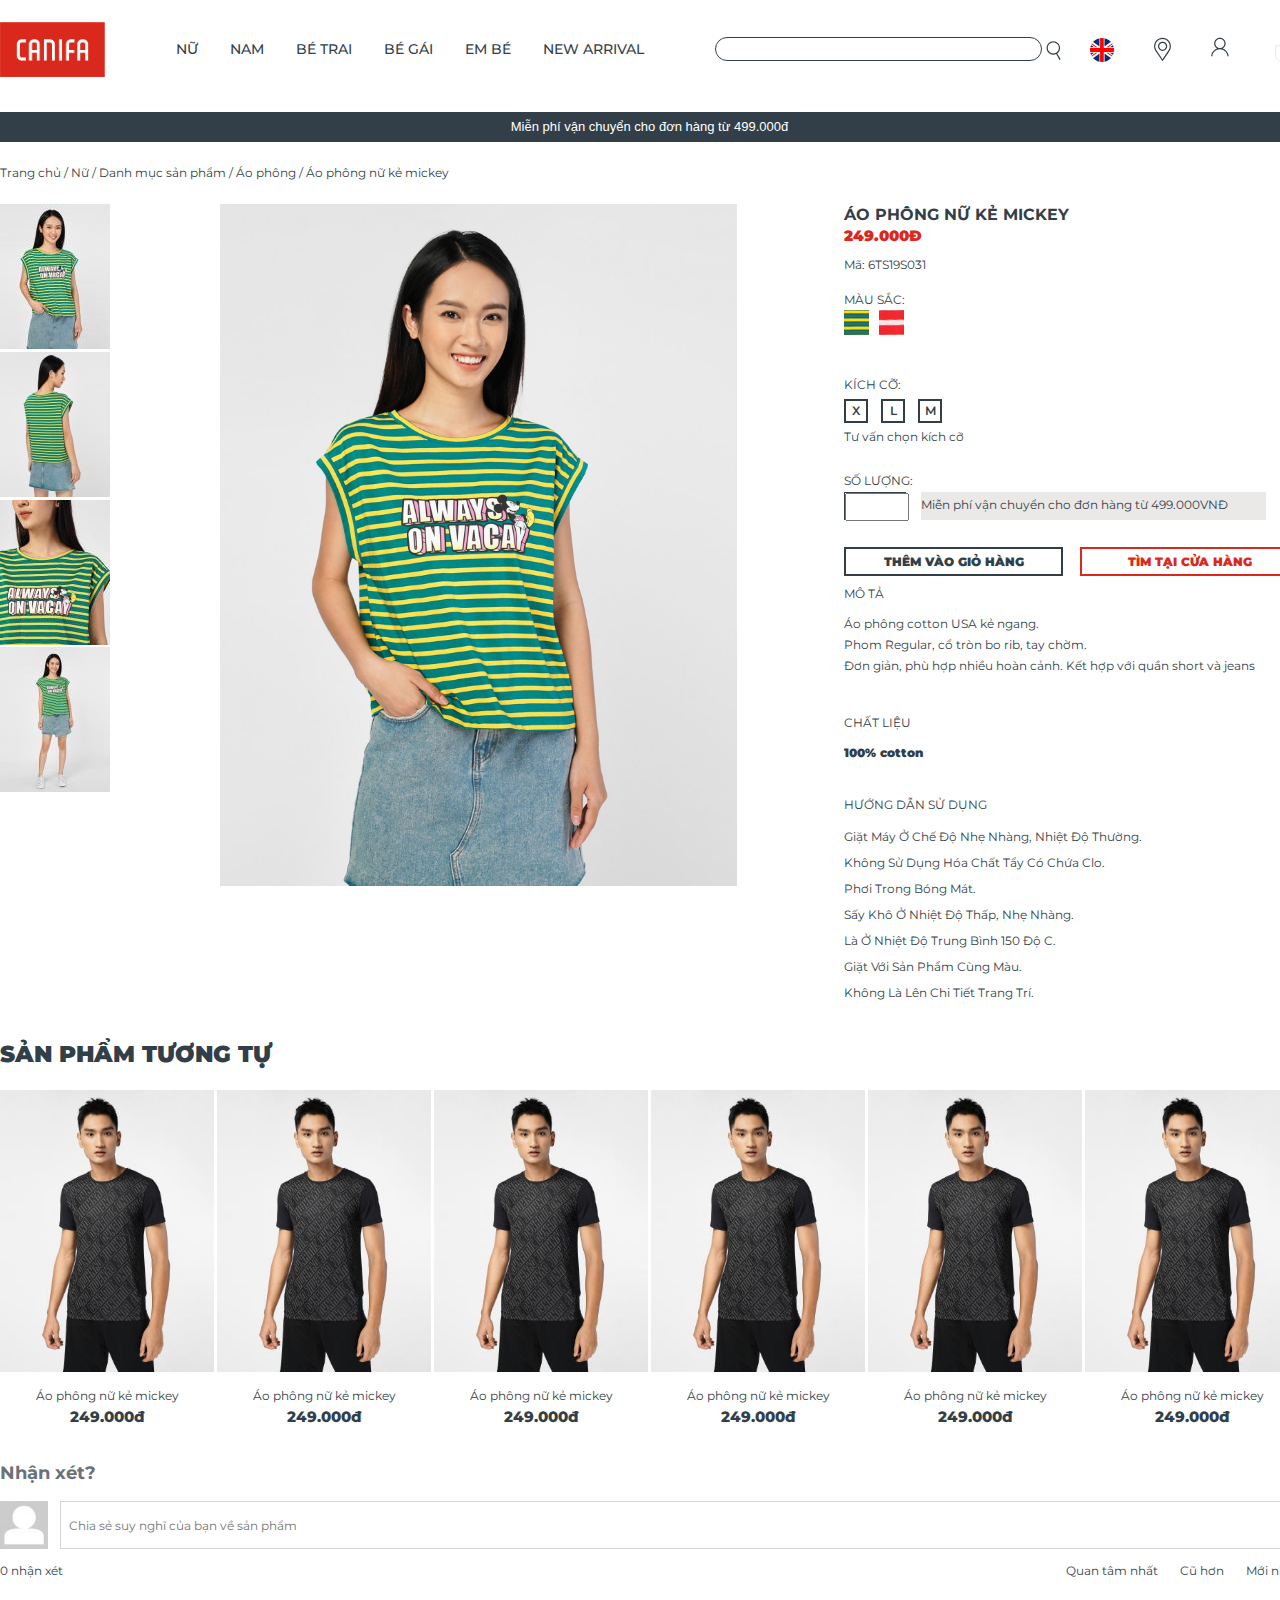
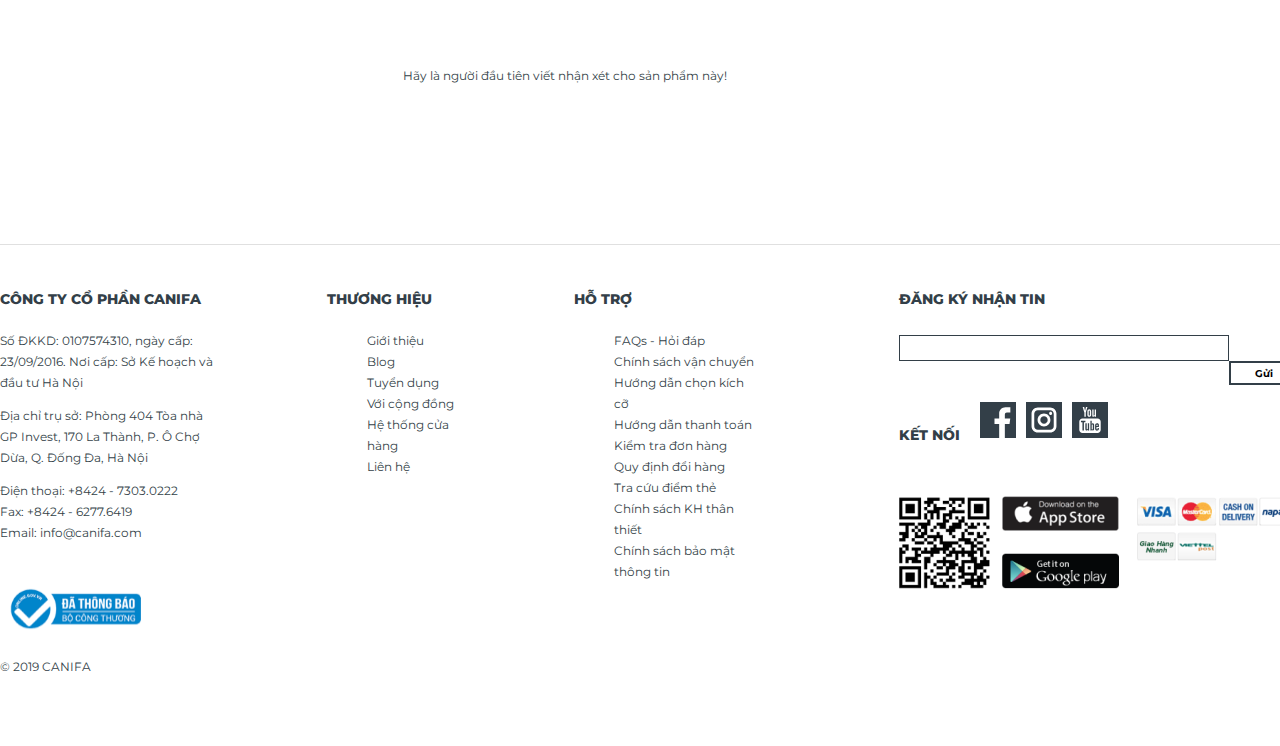
<file: product.html>
<!DOCTYPE html>
<html>
<head>
	<title>CANIFA - Fashion for All</title>
	<meta charset="utf-8">
	<!--<link rel="stylesheet" type="text/css" href="./css/stylelist.css">-->
	<link rel="stylesheet" type="text/css" href="./css/style2.css">
	<link rel="stylesheet" href="https://use.fontawesome.com/releases/v5.8.1/css/all.css" integrity="sha384-50oBUHEmvpQ+1lW4y57PTFmhCaXp0ML5d60M1M7uH2+nqUivzIebhndOJK28anvf" crossorigin="anonymous">
	<link href="https://fonts.googleapis.com/css?family=Montserrat:300,400,500,600i,700,800&display=swap" rel="stylesheet">
	<!-- Owl Stylesheets -->
	<link rel="stylesheet" href="./css/owl.carousel.min.css">
	<link rel="stylesheet" href="./css/owl.theme.default.min.css">
</head>
<body>
	<div class="container">
		<div id="header" >
			<div class="header-content">
				<div class="menu-mobile">
					<div class="menu"><img src="./img/menu.svg"></div>
				</div>
				<div class="header-logo">
					<a href="#"><img src="./img/logo.png"></a>
				</div>
				<div class="header-menu">
					<ul>
						<li><a href="#">NỮ</a>
							<div class="dropdown-menu">
								<div class="dropdown-menu-content">
									<div class="dropdown-menu-content-left">
										<div class="dropdown-menu-content-left-colum1">
											<div class="dropdown-menu-content-left-title">HẰNG NGÀY</div>
											<ul>
												<li><a href="canifaao.html">Áo phông</a></li>
												<li><a href="#">Áo polo</a></li>
												<li><a href="#">Áo sơ mi</a></li>
												<li><a href="#">Váy liền</a></li>
												<li><a href="#">Chân váy</a></li>
												<li><a href="#">Quần jeans</a></li>
												<li><a href="#">Quần vải</a></li>
												<li><a href="#">Quần khaki</a></li>
												<li><a href="#">Quần short</a></li>
											</ul>
										</div>
										<div class="dropdown-menu-content-left-colum2">
											<div class="dropdown-menu-content-left-title">LUYỆN TẬP</div>
											<ul>
												<li><a href="#">Áo phông active</a></li>
												<li><a href="#">Quần active</a></li>
											</ul>
										</div>
										<div class="dropdown-menu-content-left-colum3">
											<div class="dropdown-menu-content-left-title">MẶC NHÀ</div>
											<ul>
												<li><a href="#">Áo mặc nhà</a></li>
												<li><a href="#">Quần mặc nhà</a></li>
												<li><a href="#">Áo ba lỗ mặc nhà</a></li>
												<li><a href="#">Bộ mặc nhà</a></li>
												<li><a href="#">Quần chip</a></li>
											</ul>
										</div>
										<div class="dropdown-menu-content-left-colum4">
											<div class="dropdown-menu-content-left-title">PHỤ KIỆN</div>
											<ul>
												<li><a href="#">Tất</a></li>
												<li><a href="#">Thắt lưng</a></li>
												<li><a href="#">Chân nỉ văn phòng</a></li>
												<li><a href="#">Phụ kiện khác</a></li>
											</ul>
										</div>
										<div class="dropdown-menu-content-left-colum5">
											<div class="dropdown-menu-content-left-title">SẢN PHẨM ĐẶC BIỆT</div>
											<ul>
												<li><a href="#">Chống nắng</a></li>
												<li><a href="#">Len lông dê Cashmere</a></li>
												<li><a href="#">Len lông cừu Úc</a></li>
												<li><a href="#">SP đạt chứng chỉ an toàn</a></li>
											</ul>
										</div>
										<div class="dropdown-menu-content-left-colum6">
											<div class="dropdown-menu-content-left-title">BỘ SƯU TẬP</div>
											<ul>
												<li><a href="#">Street Vibes</a></li>
												<li><a href="#">Work & Play</a></li>
												<li><a href="#">Outer wear</a></li>
												<li><a href="#">Spoty Look</a></li>
												<li><a href="#">Active in stylet</a></li>
											</ul>
										</div>
									</div>
									<div class="dropdown-menu-content-img"><a href="#"><img src="./img/nu.jpg"></a></div>
								</div>
							</div>
						</li>
						<li><a href="#">NAM</a>
							<div class="dropdown-menu">
								<div class="dropdown-menu-content">
									<div class="dropdown-menu-content-left">
										<div class="dropdown-menu-content-left-colum1">
											<div class="dropdown-menu-content-left-title">HẰNG NGÀY</div>
											<ul>
												<li><a href="#">Áo phông</a></li>
												<li><a href="#">Áo polo</a></li>
												<li><a href="#">Áo sơ mi</a></li>
												<li><a href="#">Váy liền</a></li>
												<li><a href="#">Chân váy</a></li>
												<li><a href="#">Quần jeans</a></li>
												<li><a href="#">Quần vải</a></li>
												<li><a href="#">Quần khaki</a></li>
												<li><a href="#">Quần short</a></li>
											</ul>
										</div>
										<div class="dropdown-menu-content-left-colum2">
											<div class="dropdown-menu-content-left-title">LUYỆN TẬP</div>
											<ul>
												<li><a href="#">Áo phông active</a></li>
												<li><a href="#">Quần active</a></li>
											</ul>
										</div>
										<div class="dropdown-menu-content-left-colum3">
											<div class="dropdown-menu-content-left-title">MẶC NHÀ</div>
											<ul>
												<li><a href="#">Áo mặc nhà</a></li>
												<li><a href="#">Quần mặc nhà</a></li>
												<li><a href="#">Áo ba lỗ mặc nhà</a></li>
												<li><a href="#">Bộ mặc nhà</a></li>
												<li><a href="#">Quần chip</a></li>
											</ul>
										</div>
										<div class="dropdown-menu-content-left-colum4">
											<div class="dropdown-menu-content-left-title">PHỤ KIỆN</div>
											<ul>
												<li><a href="#">Tất</a></li>
												<li><a href="#">Thắt lưng</a></li>
												<li><a href="#">Chân nỉ văn phòng</a></li>
												<li><a href="#">Phụ kiện khác</a></li>
											</ul>
										</div>
										<div class="dropdown-menu-content-left-colum5">
											<div class="dropdown-menu-content-left-title">SẢN PHẨM ĐẶC BIỆT</div>
											<ul>
												<li><a href="#">Chống nắng</a></li>
												<li><a href="#">SP đạt chứng chỉ an toàn</a></li>
												<li><a href="#">Thoát ẩm vượt trội</a></li>
											</ul>
										</div>
										<div class="dropdown-menu-content-left-colum6">
											<div class="dropdown-menu-content-left-title">BỘ SƯU TẬP</div>
											<ul>
												<li><a href="#">Street Vibes</a></li>
												<li><a href="#">Work & Play</a></li>
												<li><a href="#">Outer wear</a></li>
												<li><a href="#">Spoty Look</a></li>
												<li><a href="#">Active in stylet</a></li>
											</ul>
										</div>
									</div>
									<div class="dropdown-menu-content-img"><a href="#"><img src="./img/nam.jpg"></a></div>
								</div>
							</div>
						</li>
						<li><a href="#">BÉ TRAI</a>
							<div class="dropdown-menu">
								<div class="dropdown-menu-content">
									<div class="dropdown-menu-content-left">
										<div class="dropdown-menu-content-left-colum1">
											<div class="dropdown-menu-content-left-title">HẰNG NGÀY</div>
											<ul>
												<li><a href="#">Áo phông</a></li>
												<li><a href="#">Áo polo</a></li>
												<li><a href="#">Áo sơ mi</a></li>
												<li><a href="#">Váy liền</a></li>
												<li><a href="#">Chân váy</a></li>
												<li><a href="#">Quần jeans</a></li>
												<li><a href="#">Quần vải</a></li>
												<li><a href="#">Quần khaki</a></li>
												<li><a href="#">Quần short</a></li>
											</ul>
										</div>
										<div class="dropdown-menu-content-left-colum2">
											<div class="dropdown-menu-content-left-title">LUYỆN TẬP</div>
											<ul>
												<li><a href="#">Áo phông active</a></li>
												<li><a href="#">Quần active</a></li>
											</ul>
										</div>
										<div class="dropdown-menu-content-left-colum3">
											<div class="dropdown-menu-content-left-title">MẶC NHÀ</div>
											<ul>
												<li><a href="#">Áo mặc nhà</a></li>
												<li><a href="#">Quần mặc nhà</a></li>
												<li><a href="#">Áo ba lỗ mặc nhà</a></li>
												<li><a href="#">Bộ mặc nhà</a></li>
												<li><a href="#">Quần chip</a></li>
											</ul>
										</div>
										<div class="dropdown-menu-content-left-colum4">
											<div class="dropdown-menu-content-left-title">PHỤ KIỆN</div>
											<ul>
												<li><a href="#">Tất</a></li>
												<li><a href="#">Thắt lưng</a></li>
												<li><a href="#">Chân nỉ văn phòng</a></li>
												<li><a href="#">Phụ kiện khác</a></li>
											</ul>
										</div>
										<div class="dropdown-menu-content-left-colum5">
											<div class="dropdown-menu-content-left-title">SẢN PHẨM ĐẶC BIỆT</div>
											<ul>
												<li><a href="#">Chống nắng</a></li>
												<li><a href="#">SP đạt chứng chỉ an toàn</a></li>
											</ul>
										</div>
										<div class="dropdown-menu-content-left-colum6">
											<div class="dropdown-menu-content-left-title">BỘ SƯU TẬP</div>
											<ul>
												<li><a href="#">Street Vibes</a></li>
												<li><a href="#">Work & Play</a></li>
												<li><a href="#">Outer wear</a></li>
												<li><a href="#">Spoty Look</a></li>
												<li><a href="#">Active in stylet</a></li>
											</ul>
										</div>
									</div>
									<div class="dropdown-menu-content-img"><a href="#"><img src="./img/betrai.jpg"></a></div>
								</div>
							</div>
						</li>
						<li><a href="#">BÉ GÁI</a>
							<div class="dropdown-menu">
								<div class="dropdown-menu-content">
									<div class="dropdown-menu-content-left">
										<div class="dropdown-menu-content-left-colum1">
											<div class="dropdown-menu-content-left-title">HẰNG NGÀY</div>
											<ul>
												<li><a href="#">Áo phông</a></li>
												<li><a href="#">Áo polo</a></li>
												<li><a href="#">Áo sơ mi</a></li>
												<li><a href="#">Váy liền</a></li>
												<li><a href="#">Chân váy</a></li>
												<li><a href="#">Quần jeans</a></li>
												<li><a href="#">Quần vải</a></li>
												<li><a href="#">Quần khaki</a></li>
												<li><a href="#">Quần short</a></li>
											</ul>
										</div>
										<div class="dropdown-menu-content-left-colum2">
											<div class="dropdown-menu-content-left-title">LUYỆN TẬP</div>
											<ul>
												<li><a href="#">Áo phông active</a></li>
												<li><a href="#">Quần active</a></li>
											</ul>
										</div>
										<div class="dropdown-menu-content-left-colum3">
											<div class="dropdown-menu-content-left-title">MẶC NHÀ</div>
											<ul>
												<li><a href="#">Áo mặc nhà</a></li>
												<li><a href="#">Quần mặc nhà</a></li>
												<li><a href="#">Áo ba lỗ mặc nhà</a></li>
												<li><a href="#">Bộ mặc nhà</a></li>
												<li><a href="#">Quần chip</a></li>
											</ul>
										</div>
										<div class="dropdown-menu-content-left-colum4">
											<div class="dropdown-menu-content-left-title">PHỤ KIỆN</div>
											<ul>
												<li><a href="#">Tất</a></li>
												<li><a href="#">Thắt lưng</a></li>
												<li><a href="#">Chân nỉ văn phòng</a></li>
												<li><a href="#">Phụ kiện khác</a></li>
											</ul>
										</div>
										<div class="dropdown-menu-content-left-colum5">
											<div class="dropdown-menu-content-left-title">SẢN PHẨM ĐẶC BIỆT</div>
											<ul>
												<li><a href="#">Chống nắng</a></li>
												<li><a href="#">SP đạt chứng chỉ an toàn</a></li>
											</ul>
										</div>
										<div class="dropdown-menu-content-left-colum6">
											<div class="dropdown-menu-content-left-title">BỘ SƯU TẬP</div>
											<ul>
												<li><a href="#">Street Vibes</a></li>
												<li><a href="#">Work & Play</a></li>
												<li><a href="#">Outer wear</a></li>
												<li><a href="#">Spoty Look</a></li>
												<li><a href="#">Active in stylet</a></li>
											</ul>
										</div>
									</div>
									<div class="dropdown-menu-content-img"><a href="#"><img src="./img/begai.jpg"></a></div>
								</div>
							</div>
						</li>
						<li><a href="#">EM BÉ</a>
							<div class="dropdown-menu">
								<div class="dropdown-menu-content">
									<div class="dropdown-menu-content-left" style="border: none;">
										<div class="dropdown-menu-content-left-baby" style="float: left; width: 46%">
											<div class="dropdown-menu-content-left-title" style="margin-bottom: 15px;">BÉ TRAI</div>
											<div class="dropdown-menu-content-left-colum1">
												<div class="dropdown-menu-content-left-title">HẰNG NGÀY</div>
												<ul>
													<li><a href="#">Áo phông</a></li>
													<li><a href="#">Áo polo</a></li>
													<li><a href="#">Áo sơ mi</a></li>
													<li><a href="#">Váy liền</a></li>
													<li><a href="#">Chân váy</a></li>
													<li><a href="#">Quần jeans</a></li>
													<li><a href="#">Quần vải</a></li>
													<li><a href="#">Quần khaki</a></li>
													<li><a href="#">Quần short</a></li>
												</ul>
											</div>
											<div class="dropdown-menu-content-left-colum2">
												<div class="dropdown-menu-content-left-title">LUYỆN TẬP</div>
												<ul>
													<li><a href="#">Áo phông active</a></li>
													<li><a href="#">Quần active</a></li>
												</ul>
											</div>
											<div class="dropdown-menu-content-left-colum3">
												<div class="dropdown-menu-content-left-title">MẶC NHÀ</div>
												<ul>
													<li><a href="#">Áo mặc nhà</a></li>
													<li><a href="#">Quần mặc nhà</a></li>
													<li><a href="#">Áo ba lỗ mặc nhà</a></li>
													<li><a href="#">Bộ mặc nhà</a></li>
													<li><a href="#">Quần chip</a></li>
												</ul>
											</div>
										</div>
										<div class="dropdown-menu-content-left-baby" style="float: right; width: 52%">
											<div class="dropdown-menu-content-left-title" style="margin-bottom: 15px;">BÉ GÁI</div>
											<div class="dropdown-menu-content-left-colum4">
												<div class="dropdown-menu-content-left-title">PHỤ KIỆN</div>
												<ul>
													<li><a href="#">Tất</a></li>
													<li><a href="#">Thắt lưng</a></li>
													<li><a href="#">Chân nỉ văn phòng</a></li>
													<li><a href="#">Phụ kiện khác</a></li>
												</ul>
											</div>
											<div class="dropdown-menu-content-left-colum5">
												<div class="dropdown-menu-content-left-title">SẢN PHẨM ĐẶC BIỆT</div>
												<ul>
													<li><a href="#">Chống nắng</a></li>
													<li><a href="#">SP đạt chứng chỉ an toàn</a></li>
												</ul>
											</div>
											<div class="dropdown-menu-content-left-colum6">
												<div class="dropdown-menu-content-left-title">BỘ SƯU TẬP</div>
												<ul>
													<li><a href="#">Street Vibes</a></li>
													<li><a href="#">Work & Play</a></li>
													<li><a href="#">Outer wear</a></li>
													<li><a href="#">Spoty Look</a></li>
													<li><a href="#">Active in stylet</a></li>
												</ul>
											</div>
										</div>
									</div>
									<div class="dropdown-menu-content-img"><a href="#"><img src="./img/embe.jpg"></a></div>
								</div>
							</div>
						</li>
						<li><a>NEW ARRIVAL</a>
							<div class="dropdown-menu">
								<div class="dropdown-menu-content">
									<div class="dropdown-menu-content-left" style="border: none; line-height: 21px;">
										<div class="dropdown-menu-content-left-colum1">
											<div class="dropdown-menu-content-left-title"><a href="#">Nam</a></div>
											<div class="dropdown-menu-content-left-title"><a href="#">Nữ</a></div>
											<div class="dropdown-menu-content-left-title"><a href="#">Bé trai</a></div>
											<div class="dropdown-menu-content-left-title"><a href="#">Bé gái</a></div>
											<div class="dropdown-menu-content-left-title"><a href="#">Em bé trai</a></div>
											<div class="dropdown-menu-content-left-title"><a href="#">Em bé gái</a></div>
										</div>
									</div>
								</div>
							</div>
						</li>
					</ul>
				</div>
				<div class="header-search">
					<input type="text" name="" >
					<div class="button"><a href="#"><img src="./img/h-search.svg"></a></div>
				</div>
				<div class="header-language">
					<a href="#"><img src="./img/en.svg"></a>
				</div>
				<div class="header-location">
					<a href="#"><img src="./img/h-location.svg"></a>
				</div>
				<div class="header-user">
					<a href="#"><img src="./img/h-account.svg"></a>
				</div>
				<div class="header-minicart">
					<a href="#"><img src="./img/h-minicart.svg"></a>
				</div>
			</div>	
		</div>
		<div class="content">
			<div class="ticker-container">
				<ul class="slide-ticker">
					<li>Miễn phí vận chuyển cho đơn hàng từ 499.000đ</li>
					<li>Áo sơ mi nam trẻ trung <a href="#">Mua ngay</a></li>
				</ul>
			</div>
			<div class="content-top">
				<a href="#">Trang chủ</a>
				<a href="#">Nữ</a>
				<a href="#">Danh mục sản phẩm</a>
				<a href="#">Áo phông</a>
				<a href="#">Áo phông nữ kẻ mickey</a>
			</div>
			<div class="content-bottom">
				<div class="detail-product-img">
					<div class="product-list-gallery">
						<div class="product-img"><img src="./img/aophong.jpg"></div>
						<div class="product-img"><img src="./img/aophong1.jpg"></div>
						<div class="product-img"><img src="./img/aophong2.jpg"></div>
						<div class="product-img"><img src="./img/aophong3.jpg"></div>
					</div>
					<div class="product-featured-gallery">
						<img src="./img/aophongf.jpg">
					</div>
				</div>
				<div class="detail-product-info">
					<div class="product-title"><h3>ÁO PHÔNG NỮ KẺ MICKEY</h3></div>
					<div class="product-price">249.000Đ</div>
					<div class="product-code">Mã: 6TS19S031</div>
					<div class="product-color">MÀU SẮC: 
						<div class="color"><a href="#"><img src="./img/color2.png"></a></div>
						<div class="color"><a href="#"><img src="./img/color1.png"></a></div>
					</div>
					<div class="product-size">KÍCH CỠ: 
						<ul>
							<li><span>X</span></li>
							<li><span>L</span></li>
							<li><span>M</span></li>
						</ul>
						<div><a href="#">Tư vấn chọn kích cỡ</a></div>
					</div>
					<div class="product-amount">
						<div id="sl">SỐ LƯỢNG:</div> 
						<div class="product-amount-box"><input type="number" name=""></div>
						<div class="content-promotion">
							<span><a href="#">Miễn phí vận chuyển cho đơn hàng từ 499.000VNĐ</a></span>
						</div>
					</div>
					<div class="cart-search">
						<div class="add-cart"><span>THÊM VÀO GIỎ HÀNG</span></div>
						<div class="search-shop"><span>TÌM TẠI CỬA HÀNG</span></div>
					</div>
					<div class="product-description">
						<span>MÔ TẢ</span>
						<p> Áo phông cotton USA kẻ ngang.<br>
							Phom Regular, cổ tròn bo rib, tay chờm.<br>
							Đơn giản, phù hợp nhiều hoàn cảnh. Kết hợp với quần short và jeans</p>
						</div>
						<div class="product-material">
							<span>CHẤT LIỆU</span>
							<p>100% cotton</p>
						</div>
						<div class="product-User-manual">
							<span>HƯỚNG DẪN SỬ DỤNG</span>
							<p>Giặt Máy Ở Chế Độ Nhẹ Nhàng, Nhiệt Độ Thường.<br>
								Không Sử Dụng Hóa Chất Tẩy Có Chứa Clo.<br>
								Phơi Trong Bóng Mát.<br>
								Sấy Khô Ở Nhiệt Độ Thấp, Nhẹ Nhàng.<br>
								Là Ở Nhiệt Độ Trung Bình 150 Độ C.<br>
								Giặt Với Sản Phẩm Cùng Màu.<br>
								Không Là Lên Chi Tiết Trang Trí.</p>
							</div>
						</div>
					</div>
					<div class="product-similar">
						<div class="product-similar-title"><h3>SẢN PHẨM TƯƠNG TỰ</h3></div>
						<div class="product-list">
							<div class="product-item">
								<div class="product-img"><img src="./img/sb.jpg"></div>
								<div class="product-info">
									<div class="product-title"><a href="#">Áo phông nữ kẻ mickey</a></div>
									<div class="product-price">249.000đ</div>
								</div>
							</div>
							<div class="product-item">
								<div class="product-img"><img src="./img/sb.jpg"></div>
								<div class="product-info">
									<div class="product-title"><a href="#">Áo phông nữ kẻ mickey</a></div>
									<div class="product-price">249.000đ</div>
								</div>
							</div>
							<div class="product-item">
								<div class="product-img"><img src="./img/sb.jpg"></div>
								<div class="product-info">
									<div class="product-title"><a href="#">Áo phông nữ kẻ mickey</a></div>
									<div class="product-price">249.000đ</div>
								</div>
							</div>
							<div class="product-item">
								<div class="product-img"><img src="./img/sb.jpg"></div>
								<div class="product-info">
									<div class="product-title"><a href="#">Áo phông nữ kẻ mickey</a></div>
									<div class="product-price">249.000đ</div>
								</div>
							</div>
							<div class="product-item">
								<div class="product-img"><img src="./img/sb.jpg"></div>
								<div class="product-info">
									<div class="product-title"><a href="#">Áo phông nữ kẻ mickey</a></div>
									<div class="product-price">249.000đ</div>
								</div>
							</div>
							<div class="product-item">
								<div class="product-img"><img src="./img/sb.jpg"></div>
								<div class="product-info">
									<div class="product-title"><a href="#">Áo phông nữ kẻ mickey</a></div>
									<div class="product-price">249.000đ</div>
								</div>
							</div>
						</div>
					</div>
					<div class="product-comment">
						<div class="product-comment-title"><h3>Nhận xét?</h3></div>
						<div class="product-comment-form">
							<img src="./img/default-s.jpg">
							<div class="product-new-comment"><input type="text" name="" placeholder="Chia sẻ suy nghĩ của bạn về sản phẩm">
							</div>
						</div>
					</div>
					<div class="comments">
						<div class="comments-title">
							<div class="comments-left">0 nhận xét</div>
							<div class="comments-right">
								<div class="best"><i class="fa fa-star"></i> Quan tâm nhất</div>
								<div class="old"><i class="fas fa-sort-numeric-down"></i> Cũ hơn</div>
								<div class="new"><i class="fas fa-sort-numeric-up"></i> Mới nhất</div>
							</div>
						</div>
						<div class="comments-content">
							<p>Hãy là người đầu tiên viết nhận xét cho sản phẩm này!</p>
						</div>
					</div>
				</div>
				<div class="footer">
					<div class="footer-column1">
						<div class="footer-title"><h3>CÔNG TY CỔ PHẦN CANIFA</h3></div>
						<div class="footer-info">
							<p>Số ĐKKD: 0107574310, ngày cấp: 23/09/2016. Nơi cấp: Sở Kế hoạch và đầu tư Hà Nội</p>
							<p>Địa chỉ trụ sở: Phòng 404 Tòa nhà GP Invest, 170 La Thành, P. Ô Chợ Dừa, Q. Đống Đa, Hà Nội</p>
							<p>Điện thoại: +8424 - 7303.0222 <br>
								Fax: +8424 - 6277.6419 <br>
								Email: info@canifa.com
							</p>
						</div>
						<div class="img-dang-ky"><img src="./img/img-dang-ky.svg"></div>
						<div class="CANIFA">© 2019 CANIFA</div>
					</div>
					<div class="footer-column2">
						<div class="footer-title"><h3>THƯƠNG HIỆU</h3></div>
						<ul>
							<li><a href="#">Giới thiệu</a></li>
							<li><a href="#">Blog</a></li>
							<li><a href="#">Tuyển dụng</a></li>
							<li><a href="#">Với cộng đồng</a></li>
							<li><a href="#">Hệ thống cửa hàng</a></li>
							<li><a href="#">Liên hệ</a></li>
						</ul>
					</div>
					<div class="footer-column3">
						<div class="footer-title"><h3>HỖ TRỢ</h3></div>
						<ul>
							<li><a href="#">FAQs - Hỏi đáp</a></li>
							<li><a href="#">Chính sách vận chuyển</a></li>
							<li><a href="#">Hướng dẫn chọn kích cỡ</a></li>
							<li><a href="#">Hướng dẫn thanh toán</a></li>
							<li><a href="#">Kiểm tra đơn hàng</a></li>
							<li><a href="#">Quy định đổi hàng</a></li>
							<li><a href="#">Tra cứu điểm thẻ</a></li>
							<li><a href="#">Chính sách KH thân thiết</a></li>
							<li><a href="#">Chính sách bảo mật thông tin</a></li>
						</ul>
					</div>
					<div class="footer-column4">
						<div class="footer-title"><h3>ĐĂNG KÝ NHẬN TIN</h3></div>
						<div class="block-subscribe">
							<input type="text" name="" class="text">
							<input type="submit" name="" value="Gửi" class="button">
						</div>
						<div class="connect">
							<h3>KẾT NỐI</h3>
							<a href="#"><img src="./img/facebook-icon.svg"></a>
							<a href="#"><img src="./img/instagram-icon.svg"></a>
							<a href="#"><img src="./img/youtube-icon.svg"></a>
						</div>
						<div class="footer-logo">
							<div class="img-barcode"><img src="./img/img-barcode.png"></div>
							<div class="img-app">
								<a href="#"><img src="./img/img-app1.png"></a>
								<a href="#"><img src="./img/img-app2.png"></a>
							</div>
							<div class="img-payment-method"><img src="./img/img-payment-method.png"></div>
						</div>
					</div>
				</div>		
			</div>

			<!-- javascript -->
			<script src="./js/jquery.min.js"></script>
			<script src="./js/owl.carousel.min.js"></script>
			<script src="./js/ticker.js"></script>
			<script type="text/javascript">
				var owl = $('.slider1');
				owl.owlCarousel({
					items:1,
					loop:true,
					dots:false,
					margin:10,
					autoplay:true,
					autoplayTimeout:1000,
					autoplayHoverPause:true
				});
				$('.play').on('click',function(){
					owl.trigger('play.owl.autoplay',[1000])
				})
				$('.stop').on('click',function(){
					owl.trigger('stop.owl.autoplay')
				})


				var pos = $("#header").position();
				var pos = $(".dropdown-menu").position();
				$(window).scroll(function(){
					var posScroll = $(document).scrollTop();
					if(parseInt(posScroll) > parseInt(pos.top)){
						$("#header").addClass('fixed');
						$(".dropdown-menu").addClass('fixed-d');
					} else {
						$("#header").removeClass('fixed');
						$(".dropdown-menu").removeClass('fixed-d');
					}
				});

				$('.slide-ticker').inewsticker({
			speed       : 2500,
			effect      : 'slide',
			dir         : 'ltr',
			font_size   : 13,
			color       : '#fff',
			font_family : 'arial',
			delay_after : 1000						
		});
			</script>
		</body>
		</html>
</file>
<file: css/resconsive.css>
@media (max-width: 768px) {
	.container {
		width: 100%;
	}
	img {
		max-width: 100%;
	}
	#header {
		width: 100%;
		height: auto;
	}
	.header-content {
		width: 100%;
		padding: 10px 0px;
		height: 40px;
	}
	.header-logo {
		margin: -40px auto;
		height: 40px;
		width: 76.7px;
		text-align:-webkit-match-parent;
		float: none;
	}
	.header-menu {
		    width: 0%;
    transition: width 0.3s ease-out;
	}
	.header-search {
		display: none;
	}
	.header-language {
		display: none;
	}
	.header-location {
		display: none;
	}
	.header-user {
		display: none;
	}
	.header-minicart {
		float: none;
		position: absolute;
		left: 326px;
		overflow: hidden;
		top: 1px;
	}
	.fixed {
		width: 100%;
		position: unset;
	}
	
	.header-menu>ul {
		width: 100%;
		overflow: hidden;
		padding: 0px;
	}
	.menu-mobile  {
		display: block;
		
	}
	.menu-mobile>.menu {
		cursor: pointer;
	}
	.header-menu>ul {
margin-top: 55px;

	}
	.header-menu>ul>li {
		float: none;
		line-height: 36px;
	}
	.show-menu {
    position: fixed;
    top: 0;
    left: 0;
    z-index: 111;
    background: #fdf4f4;
    opacity: 0.94;
    height: -webkit-fill-available;
    width: 70%;
    margin: 0;
	}
	
	.ticker {
		width: 100%;
		overflow: hidden;
	}
	.ticker>span {
		font-size: 12px;
	}
	.banner {

	}
	.ticker-container {
		
	}
	.ticker-container ul {

	}
	.ticker>.ticker-container span {

	}
	.new-arrival>.new-arrival-title {
		overflow: hidden;
		margin-bottom: 10px;
	}
	.new-arrival-content>.product-item {
		width: 48.9%;
		margin-right: 7.7px;
		margin-left: 0px;
		margin-bottom: 10px;
	}
	.new-arrival-content>.product-item:nth-child(even) {
		margin-right: 0px;
	}
	.new-arrival-content {
		overflow: unset;
		width: 100%;
	}
    .block-service {
    	display: none;
    }
	.block-service>.post-service{
		width: 100%;
	}
	.block-service>.post-service>.post-info>.title {
		display: block;
	}
	.block-home-banner {
		overflow: unset;
	}
	.footer {
		display: none;
	}
	.footer>.footer-column {
		width: 100%;
	}
	.footer>.footer-column4>.footer-logo {
		width: 100%;
	}
	.footer>.footer-column4>.block-subscribe {
		width: 100%;
	}
	.footer>.footer-column4>.connect {
		width: 100%;
	}
	.footer>.footer-column2 {
		margin: 0px;
	}
	.footer-mobile {
		display: block;
		margin-top: 15px;
	}
}
</file>
<file: css/resconsive1.css>
@media (max-width: 768px) {
	.container {
		width: 100%;
	}
	img {
		max-width: 100%;
	}
	#header {
		width: 100%;
		height: auto;
	}
	.header-content {
		width: 100%;
		padding: 10px 0px;
		height: 40px;
	}
	.header-logo {
		margin: -40px auto;
		height: 40px;
		width: 76.7px;
		text-align:-webkit-match-parent;
		float: none;
	}
	.header-menu {
    width: 0%;
    transition: width 0.3s ease-out;
	}
	.header-search {
		display: none;
	}
	.header-language {
		display: none;
	}
	.header-location {
		display: none;
	}
	.header-user {
		display: none;
	}
	.header-minicart {
		float: none;
		position: absolute;
		left: 315px;
		overflow: hidden;
		top: 1px;
	}
	.fixed {
		width: 100%;
		position: unset;
	}
	
	.header-menu>ul {
		width: 100%;
		overflow: hidden;
		padding: 0px;
	}
	.menu-mobile  {
		display: block;
		
	}
	.menu-mobile>.menu {
		cursor: pointer;
	}
	.header-menu>ul {
margin-top: 55px;

	}
	.header-menu>ul>li {
		float: none;
		line-height: 36px;
	}
	.show-menu {
    position: fixed;
    top: 0;
    left: 0;
    z-index: 111;
    background: #fdf4f4;
    opacity: 0.94;
    height: -webkit-fill-available;
    width: 70%;
    margin: 0;
	}
	
		.ticker {
		width: 100%;
		overflow: hidden;
	}
	.ticker>span {
		font-size: 12px;
	}
	.category-banner {
		width: 100%;
		height: auto;
	}
	.ticker-container {
		display: none;
		
	}
	.ticker-container ul {

	}
	.ticker>.ticker-container span {

	}
	.content-bottom {
		width: 100%;
	}
	.content-bottom>.content-left {
		display: none;
	}
	.content-bottom>.content-right {
		width: 100%;
	}
	.block-home-banner {
		overflow: unset;
	}
    

    .content-top {
    	width: 100%;
    border: 1px solid #e0e0e0;
    margin: 3px 0px;
    text-align: center;
    font-size: 9px;
    text-transform: uppercase;
    }
    #banner-mobile {
    	display: block;
    }
    #banner-desktop {
    	display: none;
    }

    .sub-category {
    	    margin: 0;
    width: -webkit-calc(25% - 10px)
    }
    .filter-head {

    }
    .dropdown-menu-click {

    }
    .product-list {
    	width: 100%;
    }
    .product-list>.product-item {
    	width: 50%;
    }
	.footer {
		display: none;
	
	}
	.footer>.footer-column {
		width: 100%;
	}
	.footer>.footer-column4>.footer-logo {
		width: 100%;
	}
	.footer>.footer-column4>.block-subscribe {
		width: 100%;
	}
	.footer>.footer-column4>.connect {
		width: 100%;
	}
	.footer>.footer-column2 {
		margin: 0px;
	}
	.footer-mobile {
		display: block;
		margin-top: 15px;
	}
}
</file>
<file: css/style.css>
/*! normalize.css v8.0.1 | MIT License | github.com/necolas/normalize.css */

/* Document
========================================================================== */

/**
 * 1. Correct the line height in all browsers.
 * 2. Prevent adjustments of font size after orientation changes in iOS.
 */

 html {
  line-height: 1.15; /* 1 */
  -webkit-text-size-adjust: 100%; /* 2 */
}

/* Sections
========================================================================== */

/**
 * Remove the margin in all browsers.
 */

 body {
  margin: 0;
}

/**
 * Render the `main` element consistently in IE.
 */

 main {
  display: block;
}

/**
 * Correct the font size and margin on `h1` elements within `section` and
 * `article` contexts in Chrome, Firefox, and Safari.
 */

 h1 {
  font-size: 2em;
  margin: 0.67em 0;
}

/* Grouping content
========================================================================== */

/**
 * 1. Add the correct box sizing in Firefox.
 * 2. Show the overflow in Edge and IE.
 */

 hr {
  box-sizing: content-box; /* 1 */
  height: 0; /* 1 */
  overflow: visible; /* 2 */
}

/**
 * 1. Correct the inheritance and scaling of font size in all browsers.
 * 2. Correct the odd `em` font sizing in all browsers.
 */

 pre {
  font-family: monospace, monospace; /* 1 */
  font-size: 1em; /* 2 */
}

/* Text-level semantics
========================================================================== */

/**
 * Remove the gray background on active links in IE 10.
 */

 a {
  background-color: transparent;
}

/**
 * 1. Remove the bottom border in Chrome 57-
 * 2. Add the correct text decoration in Chrome, Edge, IE, Opera, and Safari.
 */

 abbr[title] {
  border-bottom: none; /* 1 */
  text-decoration: underline; /* 2 */
  text-decoration: underline dotted; /* 2 */
}

/**
 * Add the correct font weight in Chrome, Edge, and Safari.
 */

 b,
 strong {
  font-weight: bolder;
}

/**
 * 1. Correct the inheritance and scaling of font size in all browsers.
 * 2. Correct the odd `em` font sizing in all browsers.
 */

 code,
 kbd,
 samp {
  font-family: monospace, monospace; /* 1 */
  font-size: 1em; /* 2 */
}

/**
 * Add the correct font size in all browsers.
 */

 small {
  font-size: 80%;
}

/**
 * Prevent `sub` and `sup` elements from affecting the line height in
 * all browsers.
 */

 sub,
 sup {
  font-size: 75%;
  line-height: 0;
  position: relative;
  vertical-align: baseline;
}

sub {
  bottom: -0.25em;
}

sup {
  top: -0.5em;
}

/* Embedded content
========================================================================== */

/**
 * Remove the border on images inside links in IE 10.
 */

 img {
  border-style: none;
}

/* Forms
========================================================================== */

/**
 * 1. Change the font styles in all browsers.
 * 2. Remove the margin in Firefox and Safari.
 */

 button,
 input,
 optgroup,
 select,
 textarea {
  font-family: inherit; /* 1 */
  font-size: 100%; /* 1 */
  line-height: 1.15; /* 1 */
  margin: 0; /* 2 */
}

/**
 * Show the overflow in IE.
 * 1. Show the overflow in Edge.
 */

 button,
 input { /* 1 */
  overflow: visible;
}

/**
 * Remove the inheritance of text transform in Edge, Firefox, and IE.
 * 1. Remove the inheritance of text transform in Firefox.
 */

 button,
 select { /* 1 */
  text-transform: none;
}

/**
 * Correct the inability to style clickable types in iOS and Safari.
 */

 button,
 [type="button"],
 [type="reset"],
 [type="submit"] {
  -webkit-appearance: button;
}

/**
 * Remove the inner border and padding in Firefox.
 */

 button::-moz-focus-inner,
 [type="button"]::-moz-focus-inner,
 [type="reset"]::-moz-focus-inner,
 [type="submit"]::-moz-focus-inner {
  border-style: none;
  padding: 0;
}

/**
 * Restore the focus styles unset by the previous rule.
 */

 button:-moz-focusring,
 [type="button"]:-moz-focusring,
 [type="reset"]:-moz-focusring,
 [type="submit"]:-moz-focusring {
  outline: 1px dotted ButtonText;
}

/**
 * Correct the padding in Firefox.
 */

 fieldset {
  padding: 0.35em 0.75em 0.625em;
}

/**
 * 1. Correct the text wrapping in Edge and IE.
 * 2. Correct the color inheritance from `fieldset` elements in IE.
 * 3. Remove the padding so developers are not caught out when they zero out
 *    `fieldset` elements in all browsers.
 */

 legend {
  box-sizing: border-box; /* 1 */
  color: inherit; /* 2 */
  display: table; /* 1 */
  max-width: 100%; /* 1 */
  padding: 0; /* 3 */
  white-space: normal; /* 1 */
}

/**
 * Add the correct vertical alignment in Chrome, Firefox, and Opera.
 */

 progress {
  vertical-align: baseline;
}

/**
 * Remove the default vertical scrollbar in IE 10+.
 */

 textarea {
  overflow: auto;
}

/**
 * 1. Add the correct box sizing in IE 10.
 * 2. Remove the padding in IE 10.
 */

 [type="checkbox"],
 [type="radio"] {
  box-sizing: border-box; /* 1 */
  padding: 0; /* 2 */
}

/**
 * Correct the cursor style of increment and decrement buttons in Chrome.
 */

 [type="number"]::-webkit-inner-spin-button,
 [type="number"]::-webkit-outer-spin-button {
  height: auto;
}

/**
 * 1. Correct the odd appearance in Chrome and Safari.
 * 2. Correct the outline style in Safari.
 */

 [type="search"] {
  -webkit-appearance: textfield; /* 1 */
  outline-offset: -2px; /* 2 */
}

/**
 * Remove the inner padding in Chrome and Safari on macOS.
 */

 [type="search"]::-webkit-search-decoration {
  -webkit-appearance: none;
}

/**
 * 1. Correct the inability to style clickable types in iOS and Safari.
 * 2. Change font properties to `inherit` in Safari.
 */

 ::-webkit-file-upload-button {
  -webkit-appearance: button; /* 1 */
  font: inherit; /* 2 */
}

/* Interactive
========================================================================== */

/*
 * Add the correct display in Edge, IE 10+, and Firefox.
 */

 details {
  display: block;
}

/*
 * Add the correct display in all browsers.
 */

 summary {
  display: list-item;
}

/* Misc
========================================================================== */

/**
 * Add the correct display in IE 10+.
 */

 template {
  display: none;
}

/**
 * Add the correct display in IE 10.
 */

 [hidden] {
  display: none;
}
body {
  font-size: 12px;
  font-family: 'Montserrat', sans-serif;
  font-weight: 400;
  color: #333f48;
  background-color: #fff;
}
.container {
  margin: 0px auto;
  width: 1299px;
  background: #ffffff;
}
#header {
  height: 99px;
  background: #ffffff;
}
.header-content {
  padding: 22px 0px;
  max-width: 1299px;
  height: 55px; 
}
.header-logo {
  float: left;
  width: 105px;
  height: 55px;
}
.header-logo>a>img {
  width: 100%;
  height: 100%;
}
.header-menu {
  float: left;
  height: 55px;
  margin: 0px 10px;
}
.header-menu>ul {
  list-style: none;
  margin: 0px;
  vertical-align: top;
  text-align: left;
  padding: 0px 45px;
}
.header-menu>ul>li:hover>a {
  color: #da291c;
}
.header-menu>ul>li {
  display: block;
  float: left;
  font-size: 14px;
  text-transform: uppercase;
  line-height: 55px;
  padding: 0px 16px;
  font-weight: 500;
}
.header-menu ul li a {
  color: #333f48;
  text-decoration: none;
}
.header-menu ul li {
  display: block;
}
.header-menu ul li:hover .dropdown-menu {
  display: block;
}
.dropdown-menu {
  display: none;
  position: absolute;
  left: 25px;
  padding-top: 65px;
  z-index: 500;
}
.dropdown-menu-content {
  padding: 25px 14px 25px 90px;
  background-color: rgba(255, 255, 255, 0.95);
  position: relative;
  width: 1195px;
  height: 323px;
  z-index: 100;
}
.dropdown-menu-content>.dropdown-menu-content-left {
  float: left;
  width: 940px;
  height: 323px;
  border-right: solid 1px #333f48;
}
.dropdown-menu-content-left .dropdown-menu-content-left-colum1 {
  float: left;
  width: 91.97px;
  margin-right: 15px;
}
.dropdown-menu-content-left .dropdown-menu-content-left-colum2 {
  float: left;
  width: 154.59px;
  margin-right: 15px;
}
.dropdown-menu-content-left .dropdown-menu-content-left-colum3 {
  float: left;
  width: 139.5px;
  margin-right: 15px;
}
.dropdown-menu-content-left .dropdown-menu-content-left-colum4 {
  float: left;
  width: 149.45px;
  margin-right: 15px;
}
.dropdown-menu-content-left .dropdown-menu-content-left-colum5 {
  float: left;
  width: 186.5px;
  margin-right: 15px;
}
.dropdown-menu-content-left .dropdown-menu-content-left-colum6 {
  float: right;
  width: 114.08px;
}
.dropdown-menu-content-left-title {
  text-transform: uppercase;
  font-weight: bold;
  display: block;
  line-height: 22px;
  color: #333f48;
  font-size: 13px;
  margin-bottom: 15px;
}
.dropdown-menu-content-left ul {
  padding: 0px;
}
.dropdown-menu-content-left ul li {
  font-size: 12px;
  line-height: 22px;
  margin-bottom: 2px;
  text-transform: none;
  font-weight: 100;
}
.dropdown-menu-content-left ul li:hover>a {
  color: #da291c;
}
.dropdown-menu-content>.dropdown-menu-content-img {
  float: right;
  width: 235px;
  height: 323px;
}
.dropdown-menu-content>.dropdown-menu-content-img img {
  width: 100%;
  height: 100%;
}
.dropdown-menu-content-left-baby {
  height: 100%;
  border-right: solid 1px #333f48;
}

.menu-mobile {
  display: none;
}

.header-search {
  float: left;
  width: 355px;
  height: 26px;
  margin: 14.5px 0px;
}
.header-search>input {
  border: 1px solid #333F48;
  border-radius: 20px;
  width: 294.88px;
  height: 18px;
  padding: 2px 15px;
  float: left;
}
.header-search>.button {
  width: 23.88px;
  height: 26px;
  float: right;
  margin-top: 4px;
}
.header-language {
  float: left;
  width: 24px;
  height: 26px;
  margin: 14.5px 20px;
}
.header-language>a>img {
  width: 100%;
  height: 100%;
}
.header-location {
  float: left;
  margin: 14.5px 20px;
}
.header-user {
  float: left;
  margin: 14.5px 20px;
}
.header-minicart {
  float: right;
  margin: 14.5px 0px;
}

.fixed {
  position: fixed;
  top: 0;
  z-index: 200;
  width: 100%;
  max-height: 65px;
}
.fixed>.header-content {
  padding: 5px 0px;
}
.fixed-d {
  position: fixed;
  padding-top: 0px;
  z-index: 2001;
}

.content {
  height: auto;
}
.ticker-container {
      width: 100%;
    height: 30px;
    background: #333f48;
    text-align: center;
    line-height: 30px;
}
.ticker-container>.slide-ticker {
 padding: 0;
}
.ticker-container>.slide-ticker>li {
display: block;
}
.ticker-container a {
  color: #dcdcdc;
}
.banner {
  width: 100%;
}
.banner>.home-slider1>.item>img {
  width: 100%;
  height: 100%;
}
.block-home-banner {
  overflow: hidden;
  margin-bottom: -2px;
}
.block-home-banner>.block-home-banner-left {
  width: 50%;
  float: left;
}
.block-home-banner>.block-home-banner-right {
  width: 50%;
  float: right;
}
.block-home-banner img {
  width: 100%;
  height: 100%;
}
.new-arrival {
  width: 100%;
  clear: both;
}
.new-arrival>.new-arrival-title {
  height: 60px;
  background: #333f48;
  margin-bottom: 20px;
}
.new-arrival-title>h3 {
  float: left;
  color: #fff;
  font-weight: 900;
  line-height: 60px;
  font-size: 25px;
  margin: 0px 25px;
  font-family: inherit;
}
.new-arrival-title>ul {
  float: right;
  text-align: center;
  margin: 0px 116px;
  margin-left: 0px;
  line-height: 60px;
}
.new-arrival-title>ul>li {
  margin-right: 98px;
  float: left;
  list-style-type: none;
  font-weight: 500;
  font-size: 14px;
}
.new-arrival-title>ul>li>a {
  color: #fff;
  text-decoration: none;
}

.new-arrival-content {
  overflow: hidden;
  margin: 0px -2px;
}
.new-arrival-content>.product-item {
  display: block;
  float: left;
  margin-left: 2px;
  width: 431.6666667px;
  margin-bottom: 28px;

}
.new-arrival-content>.product-item:first-child {
  margin-left: 0px;
}
.new-arrival-content>.product-item:last-child {
  margin-right: 0px;
}
.new-arrival-content>.product-item>.product-image img {
  width: 100%;
  height: 100%;
}
.new-arrival-content>.product-item>.product-info {
  text-align: center;
  margin: 5px 0px;
}
.new-arrival-content>.product-item>.product-info>.product-title {
  line-height: 19px;
  font-size: 14px;
}
.new-arrival-content>.product-item>.product-info>.product-title>h4{
  font-weight: normal;
}
.new-arrival-content>.product-item>.product-info a {
  color: #333f48;
  text-decoration: none;
}
.new-arrival-content>.product-item>.product-info>.product-price {
  font-weight: 800;
  line-height: 19px;
}
.block-service {
  height: 131px;
  line-height: 22px;
  margin-top: 52px;
}
.block-service>.post-service {
  display: block;
  float: left;
  width: 415.67px;
  height: 131px;
}
.block-service>.post-service>.post-image {
  width: 110px;
  height: 131px;
  padding-right: 5px;
  float: left;
}
.block-service>.post-service>.post-image img {
  max-width: 100%;
}
.block-service>.post-service>.post-info {
  float: right;
  width: 300.67px;
  height: 131px;
}
.block-service>.post-service>.post-info>.title>h3 {
  font-weight: 700;
  font-size: 24px;
  line-height: 29px;
  display: block;
  font-family: inherit;

}
.block-service>.post-service>.post-info>.title {

}
.block-service>.post-service>.post-info>.title a {
  color: #333f48;
  text-decoration: none;
}
.block-service>.post-service>.post-info>.title>h3>p {
  color: #333f48;
  margin: 0 0 10px;
}







.footer {
  border-top: solid 1px #E0E0E0;
  margin-top: 41px;
  display: flex;
  padding-top: 30px;
  padding-bottom: 20px;
  clear: both;
}
.footer>.footer-column1 {
  width: 216px;
  float: left;
}
.footer-column1>.footer-info {
}
.footer-column1>.footer-info>p {
  line-height: 21px;
  margin-bottom: 10px;
}
.footer h3 {
  display: block;
  color: #333f48;
  font-weight: 800;
  font-size: 14px;
  line-height: 21px;
  margin-bottom: 20px;
}
.footer-column1>.img-dang-ky {
  width: 216px;
  height: 57px;
  margin-top: 40px;
  margin-bottom: 20px;
}
.footer>.footer-column2 {
  width: 136.75px;
  float: left;
  margin: 0px 111px;
}
.footer ul {
}
.footer ul li {
  list-style-type: none;
  line-height: 21px;
}
.footer ul li a {
  color: #333f48;
  line-height: 21px;
  text-decoration: none;
}
.footer>.footer-column3 {
  width: 182.27px;
  float: left;
  margin-right: 144px;
}
.footer>.footer-column4 {
  width: 400px;
  float: right;
}
.footer>.footer-column4>.block-subscribe {
  width: 400px;
  height: 24px;
  margin-top: 25px;
}
.block-subscribe>.text {
  display: block;
  width: 324px;
  border: 1px solid #333F48;
  height: 22px;
  background-color: #fff;
  float: left;
}
.block-subscribe>.button {
  border: 2px solid #333F48;
  font-size: 10px;
  font-weight: bold;
  width: 70px;
  height: 24px;
  padding: 0;
  background-color: transparent;
  margin-left: 4px;
  float: right;
}
.footer>.footer-column4>.connect {
  width: 400px;
  height: 36px;
  margin-top: 43px;
  margin-bottom: 58px;
}
.connect>h3 {
  float: left;
  line-height: 38px;
  margin-right: 20px;
}
.connect>a {
  float: left;
  margin-right: 10px;
}
.footer>.footer-column4>.footer-logo {
  width: 400px;
  height: 93px;
  margin-top: 30px;
}
.footer-logo>.img-barcode {
  width: 92px;
  height: 93px;
  float: left;
}
.footer-logo>.img-barcode>img {
  width: 100%;
  height: 100%;
}
.footer-logo>.img-app {
  width: 118px;
  height: 93px;
  float: left;
  margin-left: 10px;
  line-height: 53px;
}
.footer-logo>.img-payment-method {
  width: 163px;
  height: 93px;
  float: right;
}
.footer-logo>.img-payment-method>img {
  display: block;
}

.footer-mobile {
  overflow: hidden;
  display: none;
  height: auto;
  width: 100%;
  text-align: center;
}
.footer-mobile>.title {
  padding: 7px 10px;
  border-bottom: 1px solid #BDBDBD;
  line-height: 30px;
}
.footer-mobile>.mobile-title {
  line-height: 30px;
  margin-top: 20px;
}
.footer-mobile>.mobile-title>.connect-mini>a {
margin: 0px 20px;
}
.footer-mobile>.mobile-title>.connect-mini {
  height: auto;
  margin: 15px;
}
.footer-mobile h3 {
 font-size: 16px;
 font-weight: 500;
}
.footer-mobile a {
  text-decoration: none;
  color: unset;
}
.footer-mobile>.CANIFA {
  line-height: 22px;
}
</file>
<file: css/stylelist.css>
/*! normalize.css v8.0.1 | MIT License | github.com/necolas/normalize.css */

/* Document
========================================================================== */

/**
 * 1. Correct the line height in all browsers.
 * 2. Prevent adjustments of font size after orientation changes in iOS.
 */

 html {
  line-height: 1.15; /* 1 */
  -webkit-text-size-adjust: 100%; /* 2 */
}

/* Sections
========================================================================== */

/**
 * Remove the margin in all browsers.
 */

 body {
  margin: 0;
}

/**
 * Render the `main` element consistently in IE.
 */

 main {
  display: block;
}

/**
 * Correct the font size and margin on `h1` elements within `section` and
 * `article` contexts in Chrome, Firefox, and Safari.
 */

 h1 {
  font-size: 2em;
  margin: 0.67em 0;
}

/* Grouping content
========================================================================== */

/**
 * 1. Add the correct box sizing in Firefox.
 * 2. Show the overflow in Edge and IE.
 */

 hr {
  box-sizing: content-box; /* 1 */
  height: 0; /* 1 */
  overflow: visible; /* 2 */
}

/**
 * 1. Correct the inheritance and scaling of font size in all browsers.
 * 2. Correct the odd `em` font sizing in all browsers.
 */

 pre {
  font-family: monospace, monospace; /* 1 */
  font-size: 1em; /* 2 */
}

/* Text-level semantics
========================================================================== */

/**
 * Remove the gray background on active links in IE 10.
 */

 a {
  background-color: transparent;
}

/**
 * 1. Remove the bottom border in Chrome 57-
 * 2. Add the correct text decoration in Chrome, Edge, IE, Opera, and Safari.
 */

 abbr[title] {
  border-bottom: none; /* 1 */
  text-decoration: underline; /* 2 */
  text-decoration: underline dotted; /* 2 */
}

/**
 * Add the correct font weight in Chrome, Edge, and Safari.
 */

 b,
 strong {
  font-weight: bolder;
}

/**
 * 1. Correct the inheritance and scaling of font size in all browsers.
 * 2. Correct the odd `em` font sizing in all browsers.
 */

 code,
 kbd,
 samp {
  font-family: monospace, monospace; /* 1 */
  font-size: 1em; /* 2 */
}

/**
 * Add the correct font size in all browsers.
 */

 small {
  font-size: 80%;
}

/**
 * Prevent `sub` and `sup` elements from affecting the line height in
 * all browsers.
 */

 sub,
 sup {
  font-size: 75%;
  line-height: 0;
  position: relative;
  vertical-align: baseline;
}

sub {
  bottom: -0.25em;
}

sup {
  top: -0.5em;
}

/* Embedded content
========================================================================== */

/**
 * Remove the border on images inside links in IE 10.
 */

 img {
  border-style: none;
}

/* Forms
========================================================================== */

/**
 * 1. Change the font styles in all browsers.
 * 2. Remove the margin in Firefox and Safari.
 */

 button,
 input,
 optgroup,
 select,
 textarea {
  font-family: inherit; /* 1 */
  font-size: 100%; /* 1 */
  line-height: 1.15; /* 1 */
  margin: 0; /* 2 */
}

/**
 * Show the overflow in IE.
 * 1. Show the overflow in Edge.
 */

 button,
 input { /* 1 */
  overflow: visible;
}

/**
 * Remove the inheritance of text transform in Edge, Firefox, and IE.
 * 1. Remove the inheritance of text transform in Firefox.
 */

 button,
 select { /* 1 */
  text-transform: none;
}

/**
 * Correct the inability to style clickable types in iOS and Safari.
 */

 button,
 [type="button"],
 [type="reset"],
 [type="submit"] {
  -webkit-appearance: button;
}

/**
 * Remove the inner border and padding in Firefox.
 */

 button::-moz-focus-inner,
 [type="button"]::-moz-focus-inner,
 [type="reset"]::-moz-focus-inner,
 [type="submit"]::-moz-focus-inner {
  border-style: none;
  padding: 0;
}

/**
 * Restore the focus styles unset by the previous rule.
 */

 button:-moz-focusring,
 [type="button"]:-moz-focusring,
 [type="reset"]:-moz-focusring,
 [type="submit"]:-moz-focusring {
  outline: 1px dotted ButtonText;
}

/**
 * Correct the padding in Firefox.
 */

 fieldset {
  padding: 0.35em 0.75em 0.625em;
}

/**
 * 1. Correct the text wrapping in Edge and IE.
 * 2. Correct the color inheritance from `fieldset` elements in IE.
 * 3. Remove the padding so developers are not caught out when they zero out
 *    `fieldset` elements in all browsers.
 */

 legend {
  box-sizing: border-box; /* 1 */
  color: inherit; /* 2 */
  display: table; /* 1 */
  max-width: 100%; /* 1 */
  padding: 0; /* 3 */
  white-space: normal; /* 1 */
}

/**
 * Add the correct vertical alignment in Chrome, Firefox, and Opera.
 */

 progress {
  vertical-align: baseline;
}

/**
 * Remove the default vertical scrollbar in IE 10+.
 */

 textarea {
  overflow: auto;
}

/**
 * 1. Add the correct box sizing in IE 10.
 * 2. Remove the padding in IE 10.
 */

 [type="checkbox"],
 [type="radio"] {
  box-sizing: border-box; /* 1 */
  padding: 0; /* 2 */
}

/**
 * Correct the cursor style of increment and decrement buttons in Chrome.
 */

 [type="number"]::-webkit-inner-spin-button,
 [type="number"]::-webkit-outer-spin-button {
  height: auto;
}

/**
 * 1. Correct the odd appearance in Chrome and Safari.
 * 2. Correct the outline style in Safari.
 */

 [type="search"] {
  -webkit-appearance: textfield; /* 1 */
  outline-offset: -2px; /* 2 */
}

/**
 * Remove the inner padding in Chrome and Safari on macOS.
 */

 [type="search"]::-webkit-search-decoration {
  -webkit-appearance: none;
}

/**
 * 1. Correct the inability to style clickable types in iOS and Safari.
 * 2. Change font properties to `inherit` in Safari.
 */

 ::-webkit-file-upload-button {
  -webkit-appearance: button; /* 1 */
  font: inherit; /* 2 */
}

/* Interactive
========================================================================== */

/*
 * Add the correct display in Edge, IE 10+, and Firefox.
 */

 details {
  display: block;
}

/*
 * Add the correct display in all browsers.
 */

 summary {
  display: list-item;
}

/* Misc
========================================================================== */

/**
 * Add the correct display in IE 10+.
 */

 template {
  display: none;
}

/**
 * Add the correct display in IE 10.
 */

 [hidden] {
  display: none;
}
body {
  font-size: 12px;
  font-family: 'Montserrat', sans-serif;
  font-weight: 400;
  color: #333f48;
  background-color: #fff;
}
.container {
  margin: 0px auto;
  width: 1299px;
  background: #ffffff;
}
#header {
  height: 99px;
  background: #ffffff;
}
.header-content {
  padding: 22px 0px;
  max-width: 1299px;
  height: 55px; 
}
.header-logo {
  float: left;
  width: 105px;
  height: 55px;
}
.header-logo>a>img {
  width: 100%;
  height: 100%;
}
.header-menu {
  float: left;
  height: 55px;
  margin: 0px 10px;
}
.header-menu>ul {
  list-style: none;
  margin: 0px;
  vertical-align: top;
  text-align: left;
  padding: 0px 45px;
}
.header-menu>ul>li:hover>a {
  color: #da291c;
}
.header-menu>ul>li {
  display: block;
  float: left;
  font-size: 14px;
  text-transform: uppercase;
  line-height: 55px;
  padding: 0px 16px;
  font-weight: 500;
}
.header-menu ul li a {
  color: #333f48;
  text-decoration: none;
}
.header-menu ul li {
  display: block;
}
.header-menu ul li:hover .dropdown-menu {
  display: block;
}
.dropdown-menu {
  display: none;
  position: absolute;
  left: 25px;
  padding-top: 65px;
  z-index: 500;
}
.dropdown-menu-content {
  padding: 25px 14px 25px 90px;
  background-color: rgba(255, 255, 255, 0.95);
  position: relative;
  width: 1195px;
  height: 323px;
  z-index: 100;
}
.dropdown-menu-content>.dropdown-menu-content-left {
  float: left;
  width: 940px;
  height: 323px;
  border-right: solid 1px #333f48;
}
.dropdown-menu-content-left .dropdown-menu-content-left-colum1 {
  float: left;
  width: 91.97px;
  margin-right: 15px;
}
.dropdown-menu-content-left .dropdown-menu-content-left-colum2 {
  float: left;
  width: 154.59px;
  margin-right: 15px;
}
.dropdown-menu-content-left .dropdown-menu-content-left-colum3 {
  float: left;
  width: 139.5px;
  margin-right: 15px;
}
.dropdown-menu-content-left .dropdown-menu-content-left-colum4 {
  float: left;
  width: 149.45px;
  margin-right: 15px;
}
.dropdown-menu-content-left .dropdown-menu-content-left-colum5 {
  float: left;
  width: 186.5px;
  margin-right: 15px;
}
.dropdown-menu-content-left .dropdown-menu-content-left-colum6 {
  float: right;
  width: 114.08px;
}
.dropdown-menu-content-left-title {
  text-transform: uppercase;
  font-weight: bold;
  display: block;
  line-height: 22px;
  color: #333f48;
  font-size: 13px;
  margin-bottom: 15px;
}
.dropdown-menu-content-left ul {
  padding: 0px;
}
.dropdown-menu-content-left ul li {
  font-size: 12px;
  line-height: 22px;
  margin-bottom: 2px;
  text-transform: none;
  font-weight: 100;
}
.dropdown-menu-content-left ul li:hover>a {
  color: #da291c;
}
.dropdown-menu-content>.dropdown-menu-content-img {
  float: right;
  width: 235px;
  height: 323px;
}
.dropdown-menu-content>.dropdown-menu-content-img img {
  width: 100%;
  height: 100%;
}
.dropdown-menu-content-left-baby {
  height: 100%;
  border-right: solid 1px #333f48;
}

.menu-mobile {
  display: none;
}

.header-search {
  float: left;
  width: 355px;
  height: 26px;
  margin: 14.5px 0px;
}
.header-search>input {
  border: 1px solid #333F48;
  border-radius: 20px;
  width: 294.88px;
  height: 18px;
  padding: 2px 15px;
  float: left;
}
.header-search>.button {
  width: 23.88px;
  height: 26px;
  float: right;
  margin-top: 4px;
}
.header-language {
  float: left;
  width: 24px;
  height: 26px;
  margin: 14.5px 20px;
}
.header-language>a>img {
  width: 100%;
  height: 100%;
}
.header-location {
  float: left;
  margin: 14.5px 20px;
}
.header-user {
  float: left;
  margin: 14.5px 20px;
}
.header-minicart {
  float: right;
  margin: 14.5px 0px;
}

.fixed {
  position: fixed;
  top: 0;
  z-index: 200;
  width: 100%;
  max-height: 65px;
}
.fixed>.header-content {
  padding: 5px 0px;
}
.fixed-d {
  position: fixed;
  padding-top: 0px;
  z-index: 2001;
}

.content {
  height: auto;
}
.ticker-container {
  width: 100%;
  height: 30px;
  background: #333f48;
  text-align: center;
  line-height: 30px;
}
.ticker-container>.slide-ticker {
 padding: 0;
}
.ticker-container>.slide-ticker>li {
  display: block;
}
.ticker-container a {
  color: #dcdcdc;
}


/* phần content trang*/
.content-top {
  height: 22px;
  line-height: 22px;
  margin-top: 24px;
  margin-bottom: -2px;
}
.content-top>a {
  color: #333f48;
  text-decoration: none;
}
.content-top>a:after {
  content: " / ";
}
.content-top>a:last-child:after {
  content: none;
}



.content-bottom {
  width: 1299px;
}
.content-bottom>.content-left {
  width: 168px;
  float: left;
  margin-top: 30px;
}
.content-left>.title h2 {
  font-size: 12px;
  font-weight: bold;
  line-height: 22px;
}
.content-left>.title a {
  color: #333f48;
  text-decoration: none;
}
.content-bottom>.content-left>.title:hover a {
  color: #da291c;
}
.content-bottom>.content-left>.title {
  margin-bottom: 5px;
}
.content-bottom>.content-left ul {
  margin-top: -3px;
}
.content-bottom>.content-left ul li {
  list-style-type: none;
  line-height: 22px;
}
.content-bottom>.content-left ul li a {
  color: #333f48;
  text-decoration: none;
}
.content-bottom>.content-left ul li:hover a {
  color: #da291c;
}

.content-bottom>.content-right {
  width: 1083px;
  float: right;
}
#banner-mobile {
  display: none;
}
#banner-desktop {
  display: block;
}
.category-banner {
  width: 1083px;
  height: 411px;
  z-index: 1;
  position: relative;
}
.category-banner>img {
  width: 100%;
  height: 100%;
}
.category-menu {
  z-index: 9;
  position: relative;
  margin-top: -80px;
}
.category-menu>ul {
  margin-left: -10px;
}
.sub-category {
  border: solid 2px #eb1c23;
  height: 37px;
  width: 86px;
  text-align: center;
  line-height: 37px;
  float: left;
  margin-right: 17px;
  font-weight: bold;
  display: inline-block;
}
.sub-category>a {
  text-decoration: none;
  color: #da291c;
}
.sub-category:hover >a {
  color: #fff;
  background: #da291c;
}
.filter-head {
  width: 1083px;
  height: 22px;
  margin-top: 33px;
  margin-bottom: 20px;
}
.filter-left {
  float: left;
  cursor: pointer;
}
.filter-left>.title {
  font-size: 12px;
  font-weight: bold;
  line-height: 22px;
  float: left;
}
.filter-left>img {
  float: left;
  padding: 5px 10px;
}
.filter-right {
  float: right;
}
.dropdown-menu-click {
  width: 1083px;
  height: 390px;
  margin-bottom: 10px;
  display: none;
}
.dropdown-menu-click>.showf {
  display: block;
}

.dropdown-menu-click-colum1 {
  float: left;
  width: 360px;
  height: 389px;
  border-left: 1px solid #dadada;
  border-bottom: 1px solid #dadada;
}
.dropdown-menu-click-colum2 {
  float: left;
  width: 359px;
  height: 389px;
  border: 1px solid #dadada;
}
.dropdown-menu-click-colum3 {
  float: right;
  width: 360px;
  height: 389px;
  border-right: 1px solid #dadada;
  border-bottom: 1px solid #dadada;
}
.dropdown-menu-click .title {
  width: 362px;
  height: 40px;
  background: #f2f2f2;
  position: absolute;
  z-index: 100;
  line-height: 40px;
  margin-left: -1px;
  margin-top: 0px;
}
.dropdown-menu-click .title h3 {
  margin-top: 0px;
  margin-left: 15px;
  font-size: 12px;
}
.dropdown-menu-click-colum-content {
  margin-top: 58px;
}
.dropdown-menu-click-colum-content ul {
  display: block;
  padding: 0px 13px;
}
.dropdown-menu-click-colum-content ul li {
  display: inline-block;
  width: 54px;
  height: 24px;
  margin: 5px;
}

.size {
  background: #e0e0e0;
  text-align: center;
}
.size a {
  text-decoration: none;
  display: block;
  line-height: 24px;
  font-size: 13px;
  font-weight: 500;
  color: #333f48;
}

.dropdown-menu-click-colum2>.dropdown-menu-click-colum-content>.button {
  display: block;
  position: relative;
  padding-left: 35px;
  margin-bottom: 10px;
  cursor: pointer;
  font-size: 13px;
  user-select: none;
  line-height: 15px;
}
.dropdown-menu-click-colum2>.dropdown-menu-click-colum-content>.button input {
  position: absolute;
  opacity: 0;
  cursor: pointer;
  height: 0;
  width: 0;
}
.checkmark {
  position: absolute;
  top: 0;
  left: 0;
  height: 15px;
  width: 15px;
  background-color: #ffffff;
  border: 1px solid #c4c4c4;
  margin-left: 0px;
}
.checkmark:after {
  content: "";
  position: absolute;
  display: none;
}
.button input:checked ~ .checkmark:after {
  display: block;
}
.button .checkmark:after {
  left: 5px;
  top: -1px;
  width: 5px;
  height: 13px;
  border: solid #333f48;
  border-width: 0px 1px 1px 0;
  transform: rotate(45deg);
}




.product-list {
  width: 1083px;
  height: auto;
  overflow: hidden;
  margin-bottom: 20px;
}
.product-list>.product-item {
  width: 20%;
  height: auto;
  float: left;
  margin: 3px 0px;
}
.product-list>.product-item:last-child {
  margin-right: 0px;
}
.product-list>.product-item img {
  width: 100%;
  height: 100%;
}
.product-list>.product-item>.product-img {
  width: 215px;
  height: 282px;
}
.product-list>.product-item>.product-info {
  text-align: center;
  margin-top: 15px;
}
.product-info>.product-title {
  line-height: 12px;
}
.product-info>.product-title a {
  text-decoration: none;
  color: #333f48;
}
.product-info>.product-price {
  font-weight: 800;
  line-height: 20px;
  margin: 5px 0px;
}
.product-color {
  width: 215px;
  height: 16px;
  text-align: -webkit-center;
}
.product-color>.color {
  width: 16px;
  height: 16px;
  display: inline-block;
  margin: 0px 5px;
}
.product-color>.color:hover>a{
  border: 1px solid #dddddd;
  width: 14px;
  height: 14px;
  display: inline-block;
}
.hot-sale {
  width: 0px;
  height: 0px;
  border-bottom: 49px solid transparent;
  border-left: 49px solid black;
  position: absolute;
  z-index: 50;
  margin-top: -284px;
}
.hot-sale>span {
  transform: rotate(-43deg);
  color: #fff;
  font-weight: 900;
  position: absolute;
  left: -48px;
  top: 10px;
}

.pages-number {
  width: 1083px;
  height: 16px;
  margin: 39px 0px;
  text-align: right;
}
.pages-number a {
  margin-right: 5px;
  text-decoration: none;
  color: #333f48;
  font-size: 13px;
}

.category-description {
  width: 1083px;
  height: 110px;
  margin-bottom: 14px;
}
.category-description>.dropdown-menu-content-left-title {
  text-align: center;
}
.category-description>.category-description-info {
  line-height: 20px;
}





.footer {
  height: 451px;
  border-top: solid 1px #E0E0E0;
  margin-top: 41px;
  display: flex;
  padding-top: 30px;
  padding-bottom: 20px;
  clear: both;
}
.footer>.footer-column1 {
  width: 216px;
  float: left;
}
.footer-column1>.footer-info {
}
.footer-column1>.footer-info>p {
  line-height: 21px;
  margin-bottom: 10px;
}
.footer h3 {
  display: block;
  color: #333f48;
  font-weight: 800;
  font-size: 14px;
  line-height: 21px;
  margin-bottom: 20px;
}
.footer-column1>.img-dang-ky {
  width: 216px;
  height: 57px;
  margin-top: 40px;
  margin-bottom: 20px;
}
.footer>.footer-column2 {
  width: 136.75px;
  float: left;
  margin: 0px 111px;
}
.footer ul {
}
.footer ul li {
  list-style-type: none;
  line-height: 21px;
}
.footer ul li a {
  color: #333f48;
  line-height: 21px;
  text-decoration: none;
}
.footer>.footer-column3 {
  width: 182.27px;
  float: left;
  margin-right: 144px;
}
.footer>.footer-column4 {
  width: 400px;
  float: right;
}
.footer>.footer-column4>.block-subscribe {
  width: 400px;
  height: 24px;
  margin-top: 25px;
}
.block-subscribe>.text {
  display: block;
  width: 324px;
  border: 1px solid #333F48;
  height: 22px;
  background-color: #fff;
  float: left;
}
.block-subscribe>.button {
  border: 2px solid #333F48;
  font-size: 10px;
  font-weight: bold;
  width: 70px;
  height: 24px;
  padding: 0;
  background-color: transparent;
  margin-left: 4px;
  float: right;
}
.footer>.footer-column4>.connect {
  width: 400px;
  height: 36px;
  margin-top: 43px;
  margin-bottom: 58px;
}
.connect>h3 {
  float: left;
  line-height: 38px;
  margin-right: 20px;
}
.connect>a {
  float: left;
  margin-right: 10px;
}
.footer>.footer-column4>.footer-logo {
  width: 400px;
  height: 93px;
  margin-top: 30px;
}
.footer-logo>.img-barcode {
  width: 92px;
  height: 93px;
  float: left;
}
.footer-logo>.img-barcode>img {
  width: 100%;
  height: 100%;
}
.footer-logo>.img-app {
  width: 118px;
  height: 93px;
  float: left;
  margin-left: 10px;
  line-height: 53px;
}
.footer-logo>.img-payment-method {
  width: 163px;
  height: 93px;
  float: right;
}
.footer-logo>.img-payment-method>img {
  display: block;
}
</file>
<file: css/style2.css>
/*! normalize.css v8.0.1 | MIT License | github.com/necolas/normalize.css */

/* Document
========================================================================== */

/**
 * 1. Correct the line height in all browsers.
 * 2. Prevent adjustments of font size after orientation changes in iOS.
 */

 html {
  line-height: 1.15; /* 1 */
  -webkit-text-size-adjust: 100%; /* 2 */
}

/* Sections
========================================================================== */

/**
 * Remove the margin in all browsers.
 */

 body {
  margin: 0;
}

/**
 * Render the `main` element consistently in IE.
 */

 main {
  display: block;
}

/**
 * Correct the font size and margin on `h1` elements within `section` and
 * `article` contexts in Chrome, Firefox, and Safari.
 */

 h1 {
  font-size: 2em;
  margin: 0.67em 0;
}

/* Grouping content
========================================================================== */

/**
 * 1. Add the correct box sizing in Firefox.
 * 2. Show the overflow in Edge and IE.
 */

 hr {
  box-sizing: content-box; /* 1 */
  height: 0; /* 1 */
  overflow: visible; /* 2 */
}

/**
 * 1. Correct the inheritance and scaling of font size in all browsers.
 * 2. Correct the odd `em` font sizing in all browsers.
 */

 pre {
  font-family: monospace, monospace; /* 1 */
  font-size: 1em; /* 2 */
}

/* Text-level semantics
========================================================================== */

/**
 * Remove the gray background on active links in IE 10.
 */

 a {
  background-color: transparent;
}

/**
 * 1. Remove the bottom border in Chrome 57-
 * 2. Add the correct text decoration in Chrome, Edge, IE, Opera, and Safari.
 */

 abbr[title] {
  border-bottom: none; /* 1 */
  text-decoration: underline; /* 2 */
  text-decoration: underline dotted; /* 2 */
}

/**
 * Add the correct font weight in Chrome, Edge, and Safari.
 */

 b,
 strong {
  font-weight: bolder;
}

/**
 * 1. Correct the inheritance and scaling of font size in all browsers.
 * 2. Correct the odd `em` font sizing in all browsers.
 */

 code,
 kbd,
 samp {
  font-family: monospace, monospace; /* 1 */
  font-size: 1em; /* 2 */
}

/**
 * Add the correct font size in all browsers.
 */

 small {
  font-size: 80%;
}

/**
 * Prevent `sub` and `sup` elements from affecting the line height in
 * all browsers.
 */

 sub,
 sup {
  font-size: 75%;
  line-height: 0;
  position: relative;
  vertical-align: baseline;
}

sub {
  bottom: -0.25em;
}

sup {
  top: -0.5em;
}

/* Embedded content
========================================================================== */

/**
 * Remove the border on images inside links in IE 10.
 */

 img {
  border-style: none;
}

/* Forms
========================================================================== */

/**
 * 1. Change the font styles in all browsers.
 * 2. Remove the margin in Firefox and Safari.
 */

 button,
 input,
 optgroup,
 select,
 textarea {
  font-family: inherit; /* 1 */
  font-size: 100%; /* 1 */
  line-height: 1.15; /* 1 */
  margin: 0; /* 2 */
}

/**
 * Show the overflow in IE.
 * 1. Show the overflow in Edge.
 */

 button,
 input { /* 1 */
  overflow: visible;
}

/**
 * Remove the inheritance of text transform in Edge, Firefox, and IE.
 * 1. Remove the inheritance of text transform in Firefox.
 */

 button,
 select { /* 1 */
  text-transform: none;
}

/**
 * Correct the inability to style clickable types in iOS and Safari.
 */

 button,
 [type="button"],
 [type="reset"],
 [type="submit"] {
  -webkit-appearance: button;
}

/**
 * Remove the inner border and padding in Firefox.
 */

 button::-moz-focus-inner,
 [type="button"]::-moz-focus-inner,
 [type="reset"]::-moz-focus-inner,
 [type="submit"]::-moz-focus-inner {
  border-style: none;
  padding: 0;
}

/**
 * Restore the focus styles unset by the previous rule.
 */

 button:-moz-focusring,
 [type="button"]:-moz-focusring,
 [type="reset"]:-moz-focusring,
 [type="submit"]:-moz-focusring {
  outline: 1px dotted ButtonText;
}

/**
 * Correct the padding in Firefox.
 */

 fieldset {
  padding: 0.35em 0.75em 0.625em;
}

/**
 * 1. Correct the text wrapping in Edge and IE.
 * 2. Correct the color inheritance from `fieldset` elements in IE.
 * 3. Remove the padding so developers are not caught out when they zero out
 *    `fieldset` elements in all browsers.
 */

 legend {
  box-sizing: border-box; /* 1 */
  color: inherit; /* 2 */
  display: table; /* 1 */
  max-width: 100%; /* 1 */
  padding: 0; /* 3 */
  white-space: normal; /* 1 */
}

/**
 * Add the correct vertical alignment in Chrome, Firefox, and Opera.
 */

 progress {
  vertical-align: baseline;
}

/**
 * Remove the default vertical scrollbar in IE 10+.
 */

 textarea {
  overflow: auto;
}

/**
 * 1. Add the correct box sizing in IE 10.
 * 2. Remove the padding in IE 10.
 */

 [type="checkbox"],
 [type="radio"] {
  box-sizing: border-box; /* 1 */
  padding: 0; /* 2 */
}

/**
 * Correct the cursor style of increment and decrement buttons in Chrome.
 */

 [type="number"]::-webkit-inner-spin-button,
 [type="number"]::-webkit-outer-spin-button {
  height: auto;
}

/**
 * 1. Correct the odd appearance in Chrome and Safari.
 * 2. Correct the outline style in Safari.
 */

 [type="search"] {
  -webkit-appearance: textfield; /* 1 */
  outline-offset: -2px; /* 2 */
}

/**
 * Remove the inner padding in Chrome and Safari on macOS.
 */

 [type="search"]::-webkit-search-decoration {
  -webkit-appearance: none;
}

/**
 * 1. Correct the inability to style clickable types in iOS and Safari.
 * 2. Change font properties to `inherit` in Safari.
 */

 ::-webkit-file-upload-button {
  -webkit-appearance: button; /* 1 */
  font: inherit; /* 2 */
}

/* Interactive
========================================================================== */

/*
 * Add the correct display in Edge, IE 10+, and Firefox.
 */

 details {
  display: block;
}

/*
 * Add the correct display in all browsers.
 */

 summary {
  display: list-item;
}

/* Misc
========================================================================== */

/**
 * Add the correct display in IE 10+.
 */

 template {
  display: none;
}

/**
 * Add the correct display in IE 10.
 */

 [hidden] {
  display: none;
}
body {
  font-size: 12px;
  font-family: 'Montserrat', sans-serif;
  font-weight: 400;
  color: #333f48;
  background-color: #fff;
}
.container {
  margin: 0px auto;
  width: 1299px;
  background: #ffffff;
}
#header {
  height: 99px;
  background: #ffffff;
}
.header-content {
  padding: 22px 0px;
  max-width: 1299px;
  height: 55px; 
}
.header-logo {
  float: left;
  width: 105px;
  height: 55px;
}
.header-logo>a>img {
  width: 100%;
  height: 100%;
}
.header-menu {
  float: left;
  height: 55px;
  margin: 0px 10px;
}
.header-menu>ul {
  list-style: none;
  margin: 0px;
  vertical-align: top;
  text-align: left;
  padding: 0px 45px;
}
.header-menu>ul>li:hover>a {
  color: #da291c;
}
.header-menu>ul>li {
  display: block;
  float: left;
  font-size: 14px;
  text-transform: uppercase;
  line-height: 55px;
  padding: 0px 16px;
  font-weight: 500;
}
.header-menu ul li a {
  color: #333f48;
  text-decoration: none;
}
.header-menu ul li {
  display: block;
}
.header-menu ul li:hover .dropdown-menu {
  display: block;
}
.dropdown-menu {
  display: none;
  position: absolute;
  left: 25px;
  padding-top: 65px;
  z-index: 500;
}
.dropdown-menu-content {
  padding: 25px 14px 25px 90px;
  background-color: rgba(255, 255, 255, 0.95);
  position: relative;
  width: 1195px;
  height: 323px;
  z-index: 100;
}
.dropdown-menu-content>.dropdown-menu-content-left {
  float: left;
  width: 940px;
  height: 323px;
  border-right: solid 1px #333f48;
}
.dropdown-menu-content-left .dropdown-menu-content-left-colum1 {
  float: left;
  width: 91.97px;
  margin-right: 15px;
}
.dropdown-menu-content-left .dropdown-menu-content-left-colum2 {
  float: left;
  width: 154.59px;
  margin-right: 15px;
}
.dropdown-menu-content-left .dropdown-menu-content-left-colum3 {
  float: left;
  width: 139.5px;
  margin-right: 15px;
}
.dropdown-menu-content-left .dropdown-menu-content-left-colum4 {
  float: left;
  width: 149.45px;
  margin-right: 15px;
}
.dropdown-menu-content-left .dropdown-menu-content-left-colum5 {
  float: left;
  width: 186.5px;
  margin-right: 15px;
}
.dropdown-menu-content-left .dropdown-menu-content-left-colum6 {
  float: right;
  width: 114.08px;
}
.dropdown-menu-content-left-title {
  text-transform: uppercase;
  font-weight: bold;
  display: block;
  line-height: 22px;
  color: #333f48;
  font-size: 13px;
  margin-bottom: 15px;
}
.dropdown-menu-content-left ul {
  padding: 0px;
}
.dropdown-menu-content-left ul li {
  font-size: 12px;
  line-height: 22px;
  margin-bottom: 2px;
  text-transform: none;
  font-weight: 100;
}
.dropdown-menu-content-left ul li:hover>a {
  color: #da291c;
}
.dropdown-menu-content>.dropdown-menu-content-img {
  float: right;
  width: 235px;
  height: 323px;
}
.dropdown-menu-content>.dropdown-menu-content-img img {
  width: 100%;
  height: 100%;
}
.dropdown-menu-content-left-baby {
  height: 100%;
  border-right: solid 1px #333f48;
}

.menu-mobile {
  display: none;
}

.header-search {
  float: left;
  width: 355px;
  height: 26px;
  margin: 14.5px 0px;
}
.header-search>input {
  border: 1px solid #333F48;
  border-radius: 20px;
  width: 294.88px;
  height: 18px;
  padding: 2px 15px;
  float: left;
}
.header-search>.button {
  width: 23.88px;
  height: 26px;
  float: right;
  margin-top: 4px;
}
.header-language {
  float: left;
  width: 24px;
  height: 26px;
  margin: 14.5px 20px;
}
.header-language>a>img {
  width: 100%;
  height: 100%;
}
.header-location {
  float: left;
  margin: 14.5px 20px;
}
.header-user {
  float: left;
  margin: 14.5px 20px;
}
.header-minicart {
  float: right;
  margin: 14.5px 0px;
}

.fixed {
  position: fixed;
  top: 0;
  z-index: 200;
  width: 100%;
  max-height: 65px;
}
.fixed>.header-content {
  padding: 5px 0px;
}
.fixed-d {
  position: fixed;
  padding-top: 0px;
  z-index: 2001;
}

.content {
  height: auto;
}
.ticker-container {
      width: 100%;
    height: 30px;
    background: #333f48;
    text-align: center;
    line-height: 30px;
}
.ticker-container>.slide-ticker {
 padding: 0;
}
.ticker-container>.slide-ticker>li {
display: block;
}
.ticker-container a {
  color: #dcdcdc;
}

/*content giống */
.content-top {
  width: 1299px;
  width: 1299px;
  height: 22px;
  line-height: 22px;
  margin: 20px 0px;
}
.content-top>a {
  color: #333f48;
  text-decoration: none;
}
.content-top>a:after {
  content: " / ";
}
.content-top>a:last-child:after {
  content: none;
}
.content-bottom {
  overflow: hidden;
}
.content-bottom>.detail-product-img {
  float: left;
  width: 844px;
  height: 682px;
}
.product-list-gallery {
  width: 80px;
  height: 682px;
  float: left;
}
.product-featured-gallery {
  width: 517px;
  height: 682px;
  float: right;
  padding: 0px 107px;
}
.product-featured-gallery img {
  width: 100%;
  height: 100%;
}
.content-bottom>.detail-product-info {
  width: 455px;
  float: right;
  text-align: left;
}
.product-title>h3 {
  display: block;
  color: #333f48;
  font-size: 16px;
  line-height: 21px;
  margin: 0px;
}
.product-price {
  color: #da291c;
  line-height: 22px;
  font-size: 15px;
  font-weight: 900;
}
.product-code {
  line-height: 36px;
  margin-bottom: 10px;
}
.detail-product-info p {
  line-height: 21px;
}
.detail-product-info>.product-color {
  text-align: left;
  height: 20px;
}
.detail-product-info>.product-color .color {
  width: 25px;
  height: 25px;
  padding-right: 10px;
  padding-top: 3px;
  display: table-cell;
}
.detail-product-info>.product-color>.color img {
  width: 100%;
  height: 100%;
}
.detail-product-info>.product-color>.color:hover a {
  border-bottom: 2px solid #da291c;
}
.product-size {
  margin-top: 65px;
}
.product-size> ul {
  margin: 7px -40px;
}
.product-size> ul li {
  list-style-type: none;
  text-align: center;
  display: inline-block;
  font-weight: 600;
  width: 20px;
  height: 20px;
  border: 2px solid #333F48;
  cursor: pointer;
  line-height: 20px;
  margin-right: 10px;
}
.product-size> ul li:hover {
  color: #da291c;
  border-color: #da291c;
}
.product-size a {
  text-decoration: none;
  color: #333f48;
}
.product-size>ul>li>span {

}
.product-amount {
  width: 455px;
  margin-top: 30px;
  clear: both;
}
.product-amount-box {
  border: 1px solid #333F48;
  width: 60px;
  height: 26px;
  float: left;
  margin-top: 5px;
}
.product-amount-box input {
  width: 56px;
  height: 22px;
  text-align: center;
}
.product-amount>.content-promotion {
  float: left;
  width: 345px;
  height: 28px;
  background: #eae9e8;
  margin-left: 15px;
  margin-top: 5px;
}
.product-amount>.content-promotion span {
  line-height: 26px;
  font-size: 12px;
  font-weight: 400;
  font-family: inherit;
}
.product-amount>.content-promotion span a {
  color: #333f48;
  text-decoration: none;
}
.cart-search {
  width: 455px;
  margin-top: 60px;
}
.cart-search span {
  line-height: 26px;
  font-size: 12px;
  font-weight: 900;
  font-family: inherit;
  text-align: center;
}
.cart-search>.add-cart {
  width: 215px;
  height: 25px;
  float: left;
  border: 2px solid #333F48;
  text-align: center;
  cursor: pointer;
}
.cart-search>.search-shop {
  width: 215px;
  height: 25px;
  float: right;
  border: 2px solid #da291c;
  text-align: center;
  color: #da291c;
  cursor: pointer;
}
.product-description {
  margin-top: 100px;
  margin-bottom: 40px;
}
.product-material {
  margin-bottom: 35px;
}
.product-material>p {
  font-size: 12px;
  font-weight: 900;
  font-family: inherit;
}
.product-User-manual {
  width: 455px;
  float: right;
}
.product-User-manual>p {
  line-height: 26px;
}
.product-similar {
  overflow: hidden;
}
.product-similar>.product-similar-title {

}
.product-similar>.product-similar-title>h3 {
  font-size: 23px;
  font-weight: 900;
}
.product-list {
  margin-bottom: 20px;
}
.product-list>.product-item {
  float: left;
  margin-right: 3px;
}
.product-list>.product-item img {
  width: 100%;
}
.product-list>.product-item:last-child {
  margin-right: 0px;
  float: right;
}
.product-list>.product-item:first-child {
  margin-left: 0px;
}
.product-list>.product-item>.product-img {
  width: 214px;
}
.product-list>.product-item>.product-info {
  text-align: center;
  margin-top: 15px;
}
.product-info>.product-title {
  line-height: 12px;
}
.product-info>.product-title a {
  text-decoration: none;
  color: #333f48;
}
.product-info>.product-price {
  font-weight: 800;
  line-height: 20px;
  margin: 5px 0px;
  color: #333f48;
}
.product-comment {
  padding-top: 13px;
  overflow: hidden;
}
.product-comment>.product-comment-title h3{
  font-size: 18px;
  color: #697279;
}
.product-comment>.product-comment-form {
  overflow: hidden;

}
.product-comment>.product-comment-form>img {
  float: left;
  width: 48px;
  height: 48px;
}
.product-comment>.product-comment-form>.product-new-comment {
  float: right;
}
.product-comment>.product-comment-form>.product-new-comment>input {
  width: 1221px;
  height: 46px;
  border: 1px solid #D4D7D8;
  padding: 0px 8px;
}

.comments {
  overflow: hidden;
  padding: 15px 0px;
}
.comments>.comments-title {
  
}
.comments-left {
  float: left;
}
.comments-right {
  float: right;
}
.comments-right>.best {
  float: left;
}
.comments-right>.old {
  float: left;
  padding: 0px 22px;
}
.comments-right>.new {
  float: right;
}
.comments-content {
  text-align: center;
  line-height: 200px;
}


.footer {
  height: 451px;
  border-top: solid 1px #E0E0E0;
  margin-top: 41px;
  display: flex;
  padding-top: 30px;
  padding-bottom: 20px;
  clear: both;
}
.footer>.footer-column1 {
  width: 216px;
  float: left;
}
.footer-column1>.footer-info {
}
.footer-column1>.footer-info>p {
  line-height: 21px;
  margin-bottom: 10px;
}
.footer h3 {
  display: block;
  color: #333f48;
  font-weight: 800;
  font-size: 14px;
  line-height: 21px;
  margin-bottom: 20px;
}
.footer-column1>.img-dang-ky {
  width: 216px;
  height: 57px;
  margin-top: 40px;
  margin-bottom: 20px;
}
.footer>.footer-column2 {
  width: 136.75px;
  float: left;
  margin: 0px 111px;
}
.footer ul {
}
.footer ul li {
  list-style-type: none;
  line-height: 21px;
}
.footer ul li a {
  color: #333f48;
  line-height: 21px;
  text-decoration: none;
}
.footer>.footer-column3 {
  width: 182.27px;
  float: left;
  margin-right: 144px;
}
.footer>.footer-column4 {
  width: 400px;
  float: right;
}
.footer>.footer-column4>.block-subscribe {
  width: 400px;
  height: 24px;
  margin-top: 25px;
}
.block-subscribe>.text {
  display: block;
  width: 324px;
  border: 1px solid #333F48;
  height: 22px;
  background-color: #fff;
  float: left;
}
.block-subscribe>.button {
  border: 2px solid #333F48;
  font-size: 10px;
  font-weight: bold;
  width: 70px;
  height: 24px;
  padding: 0;
  background-color: transparent;
  margin-left: 4px;
  float: right;
}
.footer>.footer-column4>.connect {
  width: 400px;
  height: 36px;
  margin-top: 43px;
  margin-bottom: 58px;
}
.connect>h3 {
  float: left;
  line-height: 38px;
  margin-right: 20px;
}
.connect>a {
  float: left;
  margin-right: 10px;
}
.footer>.footer-column4>.footer-logo {
  width: 400px;
  height: 93px;
  margin-top: 30px;
}
.footer-logo>.img-barcode {
  width: 92px;
  height: 93px;
  float: left;
}
.footer-logo>.img-barcode>img {
  width: 100%;
  height: 100%;
}
.footer-logo>.img-app {
  width: 118px;
  height: 93px;
  float: left;
  margin-left: 10px;
  line-height: 53px;
}
.footer-logo>.img-payment-method {
  width: 163px;
  height: 93px;
  float: right;
}
.footer-logo>.img-payment-method>img {
  display: block;
}
</file>
